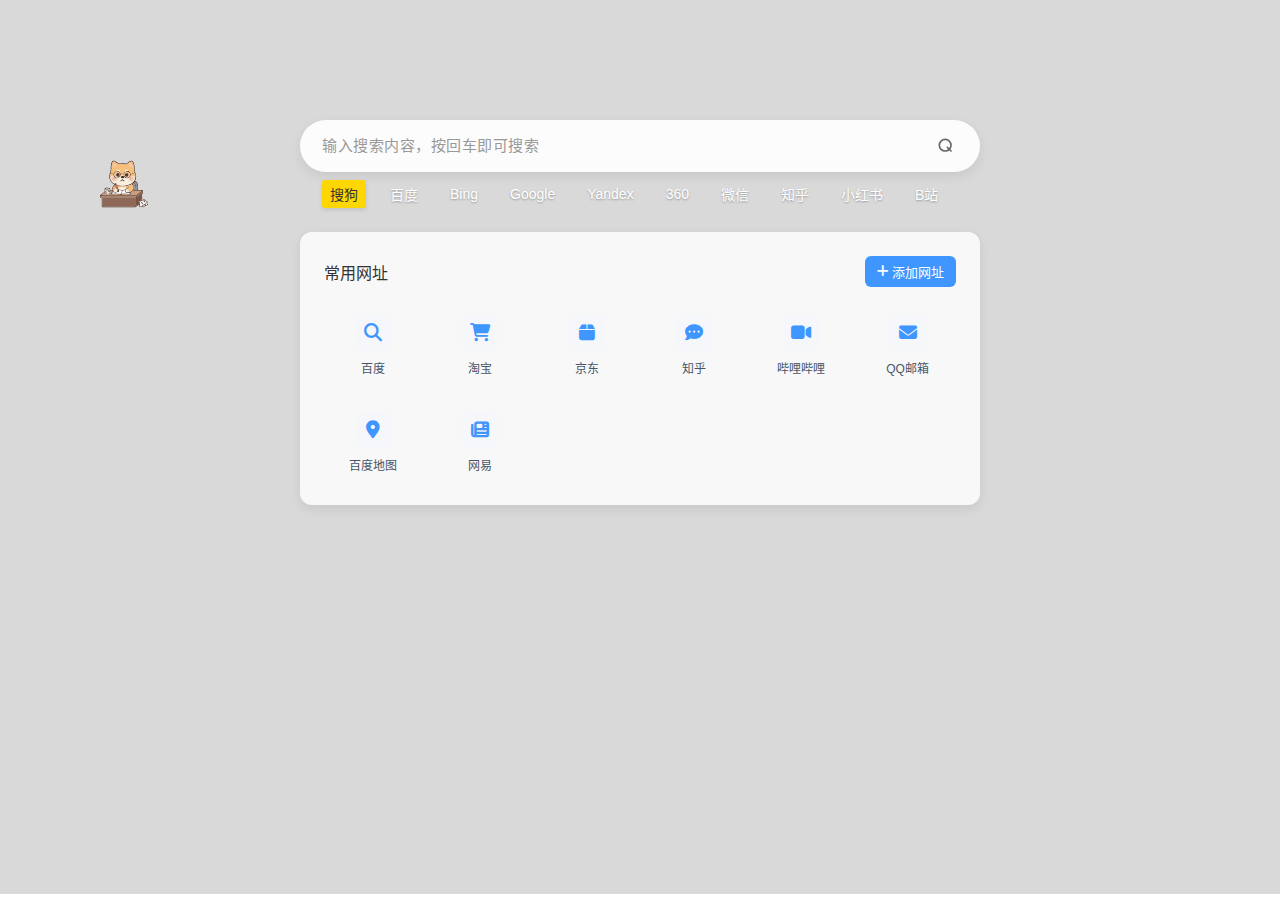
<file: index.html>
<!DOCTYPE html>
<html lang="zh-CN">

<head>
    <meta charset="UTF-8">
    <meta name="viewport" content="width=device-width, initial-scale=1.0">
    <title>start_soso</title>
    <link rel="icon" href="https://cdn-icons-png.flaticon.com/16/599/599305.png" type="image/png">
    <link rel="stylesheet" href="https://cdn.bootcdn.net/ajax/libs/font-awesome/6.4.0/css/all.min.css">
    <link rel="stylesheet" href="./draggable-icon.css">
    <style>
        html,
        body {
            width: 100%;
            height: 100%;
            margin: 0;
        }

        iframe {
            width: 100%;
            height: calc(100% - 6px);
        }
    </style>
</head>

<body>
    <div class="draggable-icon" id="draggableIcon">
        <?xml version="1.0" standalone="no"?>
        <!DOCTYPE svg PUBLIC "-//W3C//DTD SVG 1.1//EN" "http://www.w3.org/Graphics/SVG/1.1/DTD/svg11.dtd"><svg
            t="1766295320313" class="icon" viewBox="0 0 1024 1024" version="1.1" xmlns="http://www.w3.org/2000/svg"
            p-id="2385" width="48" height="48" xmlns:xlink="http://www.w3.org/1999/xlink">
            <path
                d="M256.537054 641.1264c0.017067-4.2752-0.631467-8.721067 0.418133-12.9536 0.8448-3.396267 3.362133-2.107733 3.396267-2.312533l-0.110933 13.277866-3.703467 1.979734z"
                fill="#4F2C23" p-id="2386"></path>
            <path
                d="M725.836254 572.450133c0.068267 0.3328 3.268267 0.674133 3.874133 5.504 2.107733 16.725333-2.244267 33.672533-8.439466 49.0752-1.9712 4.898133-7.611733 6.673067-6.894934 12.1856-0.1024 3.524267 7.7824 1.851733 11.451734 1.92-2.363733 4.650667-9.489067 11.451733 1.877333 11.4432h30.549333c3.6864-0.494933-5.128533-11.195733-5.717333-11.451733 0.768-2.4576 3.601067-5.469867 3.8144-7.6288l11.4432-3.8144c-0.042667 3.805867 0.008533 7.6544-0.008533 11.451733h19.089066c-1.8944 2.594133-6.8864 9.873067-1.902933 11.4432h97.288533l-11.4432-11.451733c14.5408 0.298667 28.0064-1.7664 41.787734 4.002133l0.341333 1.979734c-3.1488 17.877333 3.9936 48.2304-0.631467 64.128-1.8944 6.510933-13.5168 9.847467-14.8736 19.464533-4.5824 32.4864 7.509333 97.723733 0.093867 124.091733-0.059733 0.2048-2.722133 0.034133-3.805867 1.8944l7.492267 2.1248-3.6864 11.246934c-1.9712 0.699733-9.361067 7.441067-15.214933 9.6-13.713067 5.060267-27.9552 9.412267-42.026667 13.303466l15.36 24.695467c1.544533 22.997333-1.749333 44.817067-7.722667 66.858667 12.654933-2.696533 25.250133-6.075733 38.152534-7.6288l43.426133 14.984533c6.9376-4.343467 11.153067-12.142933 17.7152-16.7936 2.568533-1.826133 21.538133-13.038933 22.792533-13.448533 7.3728-2.4064 22.852267-4.974933 32.571734-7.543467 2.884267-0.759467 8.644267 0.750933 5.572266-5.794133-1.365333-2.909867-7.261867-5.956267-9.437866-9.642667-9.796267-16.64-13.073067-26.581333-5.8112-45.6704l-38.161067-22.912-7.6288-15.2576-2.065067-3.643733c-3.694933-0.494933-7.432533-0.494933-11.136 0l-2.065066 3.643733c-2.423467 0.162133-6.050133-0.5888-7.6288 0l-7.6288-7.6288c4.369067-1.9456 7.150933-2.551467 11.4432-3.8144h22.894933c11.281067 6.6048 12.782933 17.245867 22.997333 24.695467 12.885333 9.3952 32.0768 11.613867 41.6256 26.811733l-11.392 22.8096c1.092267 14.370133 23.978667 27.178667 19.1744 43.861333-33.117867 10.436267-67.208533 17.518933-90.0352 45.610667l-6.596266-0.119467c-28.4928-17.450667-53.2736-16.384-84.3264-7.304533-15.104-7.2704 1.450667-45.2096-2.107734-49.527467l-89.659733 57.224534-697.565867-0.708267-9.6512-3.652267-4.343466-12.8256-0.017067-177.399466C-8.474146 821.742933-0.802679 786.090667 2.695987 751.709867l95.675734-72.200534c3.413333-4.9408 1.536-16.401067 1.706666-23.0912l3.925334 7.645867c0.648533 0.896 5.1456-3.1232 7.517866-3.831467-0.1024 15.044267-1.4592 31.470933 1.826134 45.789867h1.988266c23.509333 10.2912 51.396267 16.1536 76.305067 7.6288l7.6288 7.6288c-0.366933 0.162133-0.768 2.210133-2.730667 3.072-24.789333 10.8288-68.113067 5.4528-92.074666-7.458133l-6.306134-22.314667-70.587733 57.224533h742.109867l116.369066-95.377066-177.476266-2.619734c-8.3968 2.568533-14.0032 9.156267-20.923734 14.062934-1.186133-5.538133-5.888-8.260267-11.4432-7.6288 27.118933-19.677867 41.582933-45.969067 38.152534-80.128l3.1744 2.577066 0.648533 8.891734 7.620267-0.0256v-19.072z m53.418667 221.2864c2.3296 2.619733 19.140267-10.9312 22.724266-13.5168 33.032533-23.816533 64.776533-49.92 97.553067-74.146133l1.809067-42.0608c-41.984 29.064533-79.675733 64.750933-120.379734 95.189333l-1.706666 34.5344z m-19.080534 190.779734c5.998933 0.836267 10.282667-3.157333 15.0272-5.956267 23.2704-13.7472 44.117333-33.024 67.191467-47.274667 10.0096-13.994667-23.330133-32.8704-21.1712-40.226133l63.146667-28.4416c2.986667-4.437333 2.3808-25.847467 1.885866-32.785067-0.4864-6.826667-3.84-12.066133-4.1472-18.747733-1.143467-24.721067 1.186133-49.851733 0.1536-74.564267l-87.850666 66.670934-34.235734 15.36v165.973333zM12.261854 767.035733v34.338134h755.6608v-34.338134H12.261854z m736.631467 45.6192H54.314121v179.490134h694.5792V812.654933z"
                fill="#4F2C22" p-id="2387"></path>
            <path d="M54.314121 812.654933h694.5792v179.490134H54.314121z" fill="#8E6957" p-id="2388"></path>
            <path
                d="M199.303987 721.245867c6.237867-2.688 11.7248-7.236267 18.850134-7.867734l0.221866-60.817066 39.697067 0.384 13.5424 17.186133c1.408 5.973333-29.781333 31.914667-35.899733 39.8336-4.9152 6.357333-11.025067 14.395733-9.693867 22.7328 15.0784 3.3792 30.557867-3.310933 43.707733-3.976533 40.328533-2.056533 86.562133-4.8384 125.986134 0.256 12.672 1.6384 35.976533 11.2896 45.892266 11.349333 5.393067 0.034133 13.627733-5.563733 19.857067-6.818133 33.723733-6.801067 67.6608-10.052267 102.144-8.354134l97.365333 11.3664-15.214933-45.713066c16.401067-3.029333 29.0048-13.806933 41.924267-22.954667 6.920533-4.898133 12.5184-11.4944 20.923733-14.062933l177.476267 2.619733L769.714654 751.786667H27.604787l70.587734-57.224534 6.306133 22.314667c23.9616 12.910933 67.285333 18.286933 92.074667 7.458133 1.962667-0.853333 2.363733-2.909867 2.730666-3.072z"
                fill="#C89E7D" p-id="2389"></path>
            <path d="M12.261854 767.035733h755.6608v34.338134H12.261854z" fill="#AE856B" p-id="2390"></path>
            <path
                d="M760.174387 984.516267v-165.973334l34.235734-15.36 87.850666-66.670933c1.024 24.721067-1.297067 49.851733-0.1536 74.564267 0.3072 6.6816 3.6608 11.921067 4.1472 18.747733 0.494933 6.9376 1.109333 28.347733-1.885866 32.785067l-63.146667 28.4416c-2.1504 7.355733 31.1808 26.24 21.1712 40.226133-23.074133 14.250667-43.921067 33.527467-67.191467 47.274667-4.744533 2.807467-9.028267 6.792533-15.0272 5.956266z"
                fill="#7C5340" p-id="2391"></path>
            <path
                d="M779.254921 793.736533l1.706666-34.5344c40.704-30.4384 78.3872-66.116267 120.379734-95.189333l-1.809067 42.0608c-32.768 24.226133-64.520533 50.321067-97.553067 74.146133-3.584 2.5856-20.394667 16.128-22.724266 13.5168z"
                fill="#8C6049" p-id="2392"></path>
            <path
                d="M752.545587 641.1264c0.5888 0.256 9.403733 10.9568 5.717334 11.451733h-30.549334c-11.3664 0-4.2496-6.792533-1.877333-11.4432 6.263467 0.110933 23.5264-1.3824 26.709333 0z"
                fill="#4C2920" p-id="2393"></path>
            <path
                d="M916.607454 847.163733l7.6288 7.6288c-3.029333 1.117867-15.069867 12.100267-19.080533 15.2576-2.210133-0.085333-6.203733-0.503467-7.6288 0l3.6864-11.246933-7.492267-2.1248c1.083733-1.851733 3.746133-1.6896 3.805867-1.8944 6.545067-1.518933 12.962133-4.9152 19.080533-7.6288zM950.945587 843.3408h-22.894933c0.529067-0.1536 1.152-3.498667 9.335467-4.0192 9.429333-0.597333 8.746667 1.2032 13.559466 4.0192z"
                fill="#623E32" p-id="2394"></path>
            <path
                d="M905.164254 870.050133c2.5088 0.1024 5.051733-0.2304 7.552 0.0256l0.0768 11.434667 22.8864-3.831467c8.2432 11.195733 18.594133 26.154667 34.338133 22.8864 4.7104-4.292267-14.4128-19.2-17.237333-22.971733-2.2016-2.935467-1.245867-6.6048-1.834667-7.552h3.8144l38.161067 22.912c-7.261867 19.089067-3.985067 29.0304 5.8112 45.6704 2.167467 3.6864 8.064 6.7328 9.437867 9.642667 3.072 6.545067-2.688 5.034667-5.572267 5.794133-9.728 2.568533-25.198933 5.137067-32.571733 7.543467 3.8144-11.0336 19.054933-24.456533 5.725866-34.312534-12.885333 9.250133-26.837333 16.9728-41.216 23.6288-10.9312 5.060267-32.366933 7.0144-37.000533 18.321067-0.674133 1.6384 0.648533 5.213867-0.042667 7.560533-3.729067 0.5376-7.714133-0.375467-11.400533 0.068267-12.9024 1.553067-25.4976 4.932267-38.152533 7.6288 5.9648-22.0416 9.2672-43.861333 7.722666-66.858667l-15.36-24.695466c14.071467-3.8912 28.3136-8.2432 42.026667-13.303467 5.853867-2.158933 13.2352-8.900267 15.214933-9.6 1.4336-0.503467 5.4272-0.085333 7.6288 0z m3.831467 64.8704c9.4464 1.109333 14.933333-7.918933 9.693866-15.445333-0.938667-1.348267-22.877867-16.443733-26.820266-18.961067-4.7872-3.063467-6.6816-5.1712-13.405867-3.754666l0.5888 14.865066 6.4256 0.7936 6.3488 18.6624 5.6064-0.0768 0.170667-7.492266 5.640533-0.042667 5.76 11.4432z"
                fill="#F8F9F8" p-id="2395"></path>
            <path
                d="M970.026121 961.621333c-1.2544 0.4096-20.224 11.630933-22.792534 13.448534-6.562133 4.6592-10.786133 12.458667-17.7152 16.7936l-43.426133-14.984534c3.694933-0.443733 7.671467 0.4608 11.400533-0.068266 0.6912-2.346667-0.631467-5.922133 0.042667-7.560534 7.68 8.3456 0.093867 7.816533 10.24 4.573867 13.226667-4.224 26.658133-8.635733 39.432533-14.045867 5.5296-2.346667 13.243733-8.337067 17.109334-9.6 4.1728-1.365333-1.211733 11.579733 5.717333 11.4432z"
                fill="#F2F0EF" p-id="2396"></path>
            <path
                d="M931.865054 854.792533c5.034667-0.341333 10.2144 0.221867 15.2576 0l7.6288 15.2576h-3.8144c-3.712-5.981867-9.1648-13.713067-17.160533-11.434666-10.990933 3.1232-2.3296 13.3376 1.8944 19.072l-22.8864 3.831466-0.0768-11.434666c-2.500267-0.264533-5.051733 0.068267-7.552-0.0256 4.010667-3.157333 16.0512-14.139733 19.080533-15.2576 1.578667-0.5888 5.205333 0.162133 7.6288 0z"
                fill="#D2C9C1" p-id="2397"></path>
            <path
                d="M947.131187 854.792533c-5.051733 0.221867-10.222933-0.341333-15.2576 0l2.065067-3.643733c3.703467-0.494933 7.441067-0.494933 11.136 0l2.065067 3.643733z"
                fill="#623E32" p-id="2398"></path>
            <path
                d="M970.026121 961.621333c-6.929067 0.136533-1.544533-12.808533-5.717334-11.4432-3.8656 1.262933-11.5712 7.253333-17.109333 9.6-12.7744 5.410133-26.197333 9.821867-39.432533 14.045867-10.146133 3.242667-2.56 3.771733-10.24-4.573867 4.642133-11.306667 26.069333-13.2608 37.000533-18.321066 14.378667-6.656 28.330667-14.378667 41.216-23.6288 13.320533 9.864533-1.911467 23.278933-5.725867 34.312533z"
                fill="#56342B" p-id="2399"></path>
            <path
                d="M908.995721 934.920533l-5.76-11.4432-5.640534 0.042667-0.170666 7.492267-5.6064 0.0768-6.3488-18.6624-6.4256-0.7936-0.5888-14.865067c6.7328-1.425067 8.618667 0.6912 13.405866 3.754667 3.9424 2.517333 25.8816 17.6128 26.820267 18.961066 5.239467 7.517867-0.247467 16.546133-9.693867 15.445334z"
                fill="#583A32" p-id="2400"></path>
            <path
                d="M950.945587 870.050133c0.5888 0.9472-0.366933 4.608 1.834667 7.552 2.833067 3.771733 21.947733 18.679467 17.237333 22.971734-15.735467 3.268267-26.094933-11.6992-34.338133-22.8864-4.224-5.7344-12.893867-15.940267-1.8944-19.072 7.995733-2.2784 13.448533 5.4528 17.160533 11.434666z"
                fill="#513027" p-id="2401"></path>
            <path
                d="M763.988787 309.179733l-5.725866-3.7888-5.504 5.998934-0.221867 5.418666c-0.0512-0.2816-2.7904-0.861867-3.1232-2.730666-1.399467-8.029867-2.449067-33.092267-13.525333-31.266134l-75.042134 28.151467-3.1488 4.48c-2.013867 6.8864-2.304 18.141867-4.369066 24.2432-2.261333 6.690133-6.8864 12.074667-10.888534 17.7408l-0.554666 5.1456c-5.512533-0.554667-12.945067 13.824-15.2576 15.2576-0.7424 0.4608-14.4384 7.3216-15.2576 7.6288-15.837867 6.033067-32.9472 3.3536-49.604267 3.8144-14.72-5.8368-28.6464-11.076267-40.064-22.877867-15.488 28.6976-53.495467 37.1968-74.496 9.617067-9.1904-12.074667-9.4208-21.9904 5.009067-29.5168 18.602667-9.710933 37.725867-9.0368 56.123733 0.810667 2.090667-2.3296-6.2976-18.235733-7.620267-22.894934-0.878933-3.106133 0.938667-8.516267-0.401066-12.868266-4.241067-13.764267-44.765867-12.177067-56.277334-5.6576-5.802667 8.277333-2.722133 18.747733-4.369066 26.154666-6.4256 29.013333-35.131733 48.375467-61.047467 57.233067-10.5728-0.6656-21.922133 1.0496-32.341333-0.0768-2.013867-0.213333-16.452267-3.3792-17.2544-3.746133-1.6128-0.733867-24.226133-20.1216-26.709334-22.894934-2.3808-2.6624-2.696533-9.480533-7.6288-11.4432l-3.8144-7.6288c-0.324267-2.449067 0.494933-5.4272 0-7.6288-1.826133-8.192-4.753067-15.633067-4.206933-24.405333l-58.717867-25.207467c-4.462933 2.619733-4.3776 5.6576-5.700266 9.6-6.946133 20.642133-10.077867 62.498133-7.739734 84.104534 0.503467 4.6336 3.8144 5.179733 3.874134 5.512533 7.1168 38.6304 16.759467 60.714667 45.781333 87.7568 5.802667 5.410133 41.079467 35.7888 45.738667 30.498133-0.682667-4.317867 1.450667-5.239467 3.8656-7.611733 0.401067 5.213867 6.058667 8.661333 7.6288 11.4432 3.0976 5.486933-0.682667 13.218133 13.346133 11.451733l1.911467-11.451733c4.923733 4.829867 6.724267 9.984 15.249066 11.4432v-7.6288c1.152 2.432 6.2464 4.992 3.822934 11.4432l-7.637334-0.017067v11.460267l-15.2576-3.8144c0.017067 4.232533-0.520533 8.567467 0.571734 12.7744 2.491733 9.608533 17.501867 45.218133 22.843733 53.461333 8.891733 13.713067 27.588267 23.739733 26.180267 44.424534 6.101333 0.375467 8.763733 1.7152 7.714133-5.802667-1.169067-8.405333-11.229867-23.2192-15.351467-32.366933 3.626667-0.469333 8.132267 0.6912 11.4432 0 1.3056-0.273067 2.816 0.384 3.8144 0l13.738667 26.325333c21.137067-0.008533 42.410667 3.882667 62.737067 9.736533 10.410667 3.003733 4.778667 6.894933 18.909866 2.090667l0.418134 9.079467 3.396266 2.372266-22.894933 38.152534-2.030933-3.8144-9.4208 3.8144c3.336533-7.432533 13.713067-28.8768 9.685333-34.491734-5.333333-7.4496-43.1104-13.329067-53.307733-11.451733-6.920533 0.896-6.280533 41.1136-9.8048 49.7664L376.677854 679.253333c-22.3488 22.340267-43.989333 27.6736-73.489067 16.0768-2.8416-1.117867-4.036267-4.334933-4.727466-4.650666 0.9472-5.888-1.169067-10.299733-3.8144-15.2576 2.304 0.477867 6.007467-0.708267 7.6288 0 0.768 0.3328 3.063467 4.164267 7.3984 5.828266 56.900267 21.845333 82.0992-40.567467 42.112-68.6848-5.922133-4.164267-11.485867-3.8912-15.172267-5.828266-6.621867-3.464533-10.3168-9.326933-11.400533-16.9728l11.392-7.808-20.9664-43.8784c-19.319467 24.055467-43.776 59.4432-43.8784 91.554133l-11.4432-7.6288c0.878933-4.693333-0.520533-10.4448 0.733866-16.4096 5.623467-26.589867 30.3616-61.3376 48.8448-80.887467-50.363733-28.8-90.6496-64.827733-106.0096-122.897066-10.4192-39.3728-2.568533-88.9344 7.620267-128.128 6.647467-25.565867 20.232533-45.3888 18.210133-73.216-2.167467-29.755733-1.314133-64.810667 3.968-95.377067 3.7888-21.922133 17.322667-69.768533 36.6592-81.621333 15.035733-9.216 27.511467-8.337067 43.528534-2.5344 33.527467 12.1344 59.758933 37.504 89.4464 55.552 31.744-2.602667 63.214933-9.728 95.633066-7.8848 14.711467 0.836267 34.679467 6.161067 49.501867 7.7056 24.5504 2.568533 29.636267-11.776 47.7952-24.541867 35.319467-24.832 85.316267-56.763733 113.698133-7.202133 14.421333 25.198933 25.429333 73.326933 27.477334 102.2464 1.621333 23.005867-3.003733 50.3552-0.1024 72.593066 3.2 24.5248 20.736 60.501333 26.641066 89.728z m-164.061866-72.490666c22.587733 3.985067 53.034667 37.307733 53.418666 61.056l72.533334-24.772267 11.3408-7.893333c-22.272-37.0176-12.2368-74.666667-15.035734-114.4064-1.621333-22.971733-11.392-68.445867-21.0688-89.582934-3.9168-8.5504-10.9568-17.655467-17.143466-24.823466-20.113067-10.3936-55.236267 11.639467-72.507734 23.0912-14.9504 9.9072-30.3616 24.3712-44.416 35.84-33.902933-7.6544-71.338667-13.1072-106.308266-11.050667-3.848533 0.221867-7.645867 3.336533-11.605334 3.6608-18.730667 1.536-37.896533 2.619733-56.6784 3.413333-19.720533-16.682667-75.076267-60.433067-99.712-60.637866-18.235733-0.145067-30.728533 30.097067-35.421866 44.740266-17.365333 54.229333-5.700267 97.348267-12.296534 147.950934-1.134933 8.695467-18.850133 48.529067-15.214933 51.575466l61.056 19.089067c6.912-39.202133 44.689067-63.616 83.9424-57.2416 14.7712 4.334933 29.696 7.850667 41.966933 19.080533 11.3152 10.350933 14.677333 26.6752 24.738134 37.802667 11.528533-6.877867 25.130667-8.669867 38.3744-7.424 10.5984 0.9984 15.0528 6.801067 24.635733 7.773867 2.926933-18.6112 14.993067-35.498667 30.532267-45.789867 17.698133-11.716267 44.040533-15.121067 64.861866-11.4432zM309.947187 343.517867c4.317867 8.490667 7.227733 14.907733 15.368534 20.881066 26.8544 19.712 50.107733 15.223467 76.202666-1.800533 11.5456-7.534933 17.698133-16.392533 22.084267-29.431467 10.5728-31.445333-5.1712-63.880533-34.645333-78.225066-6.075733-2.961067-9.642667-1.860267-14.148267-2.9952-0.324267-0.085333-0.733867-2.8928-2.551467-3.234134l-6.8864-0.896c-50.926933 4.2496-78.737067 49.8688-55.424 95.709867z m236.561067-83.9424c-28.962133 20.334933-39.3728 47.351467-22.894933 80.128 0.631467 1.2544-0.298667 4.471467 1.834666 7.534933 17.595733 25.233067 46.882133 32.9728 75.767467 26.1888 9.6-2.2528 15.5136-8.721067 21.597867-14.6432 21.384533-20.804267 27.869867-54.2464 9.437866-80.0256-11.767467-16.4608-30.839467-29.9008-51.413333-30.626133-14.737067-0.520533-23.082667 3.541333-34.338133 11.4432zM390.066654 667.8272v-11.434667h-3.797333v11.434667h3.797333z"
                fill="#4F2C23" p-id="2402"></path>
            <path
                d="M577.031987 618.231467c-3.6864 2.551467-17.792 7.936-22.0928 12.245333s-12.9024 25.079467-12.433066 31.530667c0.725333 10.094933 15.419733 23.6032 24.9088 24.9856 17.5104 2.551467 38.7328-0.512 55.406933-3.899734 20.4544-4.155733 36.420267-10.564267 53.418667-22.894933 5.5552-0.631467 10.257067 2.090667 11.4432 7.6288-12.919467 9.147733-25.5232 19.933867-41.924267 22.954667l15.214933 45.713066-97.365333-11.3664c-34.474667-1.698133-68.420267 1.553067-102.144 8.354134-6.229333 1.2544-14.464 6.843733-19.857067 6.818133-9.915733-0.059733-33.220267-9.710933-45.892266-11.349333-39.424-5.085867-85.666133-2.304-125.986134-0.256-13.149867 0.6656-28.629333 7.355733-43.707733 3.976533-1.3312-8.328533 4.778667-16.375467 9.693867-22.7328 6.126933-7.918933 37.307733-33.860267 35.899733-39.8336l-13.5424-17.186133-39.697067-0.384-0.221866 60.817066c-7.125333 0.631467-12.612267 5.179733-18.850134 7.867734l-7.6288-7.6288c15.428267-5.2736 20.5568-13.149867 10.965334-28.142934-5.546667-8.669867-12.740267-8.6016-20.642134-2.517333-3.293867 2.5344-5.981867 9.275733-11.298133 7.7568-13.755733-3.933867 2.4832-17.373867 5.7088-22.8864h26.717867l-0.008534-41.966933c-22.2464 7.210667-43.246933 9.147733-66.730666 7.560533-4.078933-0.273067-8.260267-3.2-13.3888-3.746133l-1.9712-3.754667-3.754667-0.196267-3.754667 0.196267-1.9712 3.754667c-0.0512 10.1376 0.068267 20.386133 0 30.523733-2.3808 0.708267-6.877867 4.727467-7.517866 3.831467l-3.925334-7.645867c0.315733-12.484267-2.466133-37.563733 0.392534-47.300267 0.887467-3.029333 3.319467-4.181333 5.751466-5.691733 18.824533-11.665067 91.374933-13.371733 106.4448 3.345067 7.7056 8.541867 3.669333 15.086933 1.621334 24.814933 0.699733 15.872 30.3872 7.773867 42.222933 9.5744l3.703467-1.979733 0.110933-13.277867c0.213333-1.237333-0.2304-2.5856 0-3.8144l11.4432 7.6288c-0.0768 25.070933 14.301867 29.678933 22.894933 45.781333 2.645333 4.957867 4.7616 9.3696 3.8144 15.2576-4.7616-2.193067-12.893867-1.8944-17.1776-7.6032l-32.418133 34.295467c38.638933-1.365333 77.320533-6.1952 116.5312-3.976533 6.1184 0.349867 10.487467 3.473067 15.172267 3.899733 19.618133 1.8176 37.2992 0.384 56.942933 7.825067l2.0992-0.128c1.621333-10.496 6.237867-19.9936 10.760533-29.4656 1.339733-2.798933 4.258133-4.266667 4.522667-4.864l9.4208-3.8144 2.030933 3.8144-11.4432 30.5152c1.6384 1.570133 36.386133-7.236267 43.707734-7.790934 47.112533-3.566933 96.785067 3.1744 143.249066 7.790934l-13.713066-22.7072c-28.475733 5.2992-75.528533 11.4176-92.637867-17.834667-7.441067-12.7232-7.68-21.9392-4.309333-35.754667l-41.966934 7.6288-3.396266-2.372266-0.418134-9.079467c20.4032-6.9376 45.482667-4.437333 57.3952-17.1264 7.808-8.32 11.4176-13.576533 22.7328-21.026133 0.785067-0.512 4.352 0.1024 7.424-1.954134 15.505067-10.385067 27.4944-20.155733 30.7456-40.0128l9.608534 3.7376c11.221333 17.757867-23.483733 44.629333-36.3264 53.504z m-452.130133 0h61.047467c0.6144 0 11.0592-4.155733 9.531733-7.620267-24.584533-6.8608-51.5072-4.7872-76.305067 0l5.725867 7.620267z"
                fill="#4C2920" p-id="2403"></path>
            <path
                d="M763.988787 309.179733c8.260267 40.849067 8.994133 74.769067-5.5808 114.602667-1.646933 4.488533-14.677333 25.642667-13.499733 26.555733 40.6272 9.608533 61.7728 50.1248 65.032533 89.514667 2.6624 32.136533-0.384 69.393067-3.985066 101.2736 21.563733 0.3328 43.306667-0.443733 64.8704 0l11.4432 11.4432H784.980787c-4.983467-1.5616 0-8.840533 1.902934-11.4432 11.682133-16.034133 5.691733-13.806933 7.7056-32.349867 3.106133-28.552533 4.906667-51.1488-0.128-80.1536-5.4784-31.5648-26.350933-60.100267-58.752-66.679466l-10.001067 16.9216c8.797867 4.923733 18.884267 12.8256 24.823467 21.188266 18.218667 25.617067 23.0912 77.602133 21.009066 108.552534-0.418133 6.2208-3.6352 11.810133-3.7376 21.0688l-11.4432 3.8144c3.6608-37.691733 3.6096-115.5328-30.634666-139.153067-17.877333-12.330667-21.435733-1.4336-33.8432 11.2896 17.655467 23.031467 27.810133 38.237867 33.954133 66.816v19.072l-7.6288 0.0256-0.648533-8.891733-3.1744-2.577067c-2.363733-23.509333-18.9184-54.382933-40.029867-65.058133-22.237867 9.565867-43.4432 21.7344-66.722133 28.9024-26.948267 8.2944-55.108267 11.374933-82.193067 17.006933h-83.7888l-74.4704-15.1808 19.072 57.224533c-3.310933 0.6912-7.816533-0.469333-11.4432 0-9.890133-21.947733-21.981867-45.585067-26.709333-68.676266v-11.460267l7.6288 0.017067c7.099733 5.7344 13.320533 7.9104 21.9392 10.496 97.5616 29.294933 250.0864 12.561067 325.2736-60.091734 36.898133-35.6608 43.229867-52.5312 49.604266-103.0144 0.042667-0.341333 2.909867-0.938667 3.1744-2.6368 1.186133-7.637333-1.723733-42.0096-3.1744-50.781866l0.221867-5.418667 5.504-5.998933 5.725867 3.7888z"
                fill="#4C2920" p-id="2404"></path>
            <path
                d="M714.384521 580.078933c3.4304 34.158933-11.0336 60.450133-38.152534 80.128-16.9984 12.330667-32.964267 18.7392-53.418666 22.894934-3.874133-17.937067-15.735467-44.245333-30.6176-55.227734-4.906667-3.618133-12.484267-3.908267-15.163734-9.634133 12.842667-8.874667 47.547733-35.746133 36.3264-53.504l-9.608533-3.7376c-3.2512 19.857067-15.240533 29.627733-30.7456 40.0128-3.072 2.065067-6.638933 1.442133-7.424 1.954133 0.913067-8.507733-11.639467-15.368533-17.723733-18.525866-34.628267-17.9456-97.399467-16.9984-132.1984 0.2304-7.799467 3.8656-20.5824 16.392533-25.582934 18.286933-0.9984 0.384-2.5088-0.273067-3.8144 0l-19.072-57.224533 74.4704 15.1808h83.7888c27.0848-5.632 55.253333-8.712533 82.193067-17.006934 23.278933-7.168 44.484267-19.336533 66.722133-28.9024 21.111467 10.6752 37.666133 41.5488 40.029867 65.058134z"
                fill="#F4BD79" p-id="2405"></path>
            <path
                d="M786.883721 641.1264h-19.089067c0.017067-3.7888-0.034133-7.637333 0.008533-11.4432 0.1024-9.258667 3.319467-14.856533 3.7376-21.0688 2.082133-30.958933-2.7904-82.935467-21.009066-108.552533-5.9392-8.354133-16.0256-16.256-24.823467-21.188267l10.001067-16.9216c32.401067 6.5792 53.2736 35.114667 58.752 66.679467 5.034667 29.0048 3.234133 51.601067 0.128 80.1536-2.013867 18.551467 3.968 16.315733-7.7056 32.349866z"
                fill="#918D90" p-id="2406"></path>
            <path
                d="M756.359987 633.4976c-0.213333 2.167467-3.0464 5.179733-3.8144 7.6288-3.182933-1.3824-20.445867 0.110933-26.709333 0-3.677867-0.068267-11.554133 1.6128-11.451733-1.92-0.7168-5.512533 4.923733-7.287467 6.894933-12.1856 6.1952-15.402667 10.5472-32.3584 8.439467-49.0752-0.605867-4.829867-3.805867-5.1712-3.874134-5.504-6.144-28.578133-16.298667-43.784533-33.954133-66.816 12.416-12.7232 15.9744-23.6288 33.8432-11.2896 34.235733 23.620267 34.295467 101.469867 30.634667 139.153067z"
                fill="#959093" p-id="2407"></path>
            <path
                d="M374.809054 236.689067c-39.253333-6.3744-77.0304 18.048-83.9424 57.2416l-61.056-19.089067c-3.643733-3.0464 14.08-42.88 15.214933-51.575467 6.6048-50.602667-5.0688-93.7216 12.296534-147.950933 4.6848-14.6432 17.1776-44.885333 35.421866-44.740267 24.635733 0.2048 80 43.9552 99.712 60.637867 18.781867-0.7936 37.947733-1.877333 56.6784-3.413333 3.959467-0.324267 7.748267-3.4304 11.605334-3.6608 34.961067-2.056533 72.3968 3.396267 106.308266 11.050666 14.0544-11.460267 29.4656-25.924267 44.416-35.84 17.271467-11.451733 52.394667-33.493333 72.507734-23.0912 6.186667 7.168 13.2352 16.273067 17.143466 24.823467 9.6768 21.137067 19.447467 66.6112 21.0688 89.582933 2.798933 39.739733-7.236267 77.3888 15.035734 114.4064l-11.3408 7.893334-72.533334 24.772266c-0.384-23.748267-30.830933-57.070933-53.418666-61.056 4.1472-15.5648-14.830933-31.709867-28.475734-30.660266-6.442667 0.494933-30.2848 10.5728-34.5088 15.377066-4.5312 5.154133-10.350933 21.896533-1.885866 26.7264-15.5392 10.2912-27.605333 27.170133-30.532267 45.789867-9.582933-0.981333-14.037333-6.775467-24.635733-7.773867-13.243733-1.245867-26.845867 0.546133-38.3744 7.424-10.0608-11.136-13.422933-27.460267-24.738134-37.802666 32.068267-35.6608-19.7376-61.909333-52.864-45.2352l-4.386133 22.331733c7.697067-3.1488 13.0304 3.157333 15.2832 3.822933z m-99.191467-68.6848c6.545067 1.578667 7.586133-2.500267 11.4432-5.717334 11.1616-9.301333 22.656-21.691733 34.500267-30.3616 5.111467-3.7376 30.378667-17.024 30.336-19.234133-7.3472-14.4896-38.613333-44.578133-54.877867-39.697067-20.258133 6.084267-23.466667 76.3904-21.4016 95.010134z m412.0576 0c0.068267-26.939733 2.269867-58.1888-10.632533-82.833067-14.754133-28.1856-42.999467 2.850133-56.132267 17.9712-2.594133 2.986667-6.8864 4.693333-5.725866 9.514667 0.6656 2.372267 34.090667 23.594667 40.132266 28.5696 7.296 5.998933 13.533867 14.9248 20.906667 21.060266 3.857067 3.208533 4.898133 7.296 11.4432 5.717334z"
                fill="#F6C07B" p-id="2408"></path>
            <path
                d="M500.718387 324.445867c1.322667 4.6592 9.710933 20.5568 7.620267 22.894933-18.397867-9.838933-37.521067-10.5216-56.123733-0.810667-14.429867 7.5264-14.199467 17.442133-5.009067 29.5168 21.000533 27.579733 59.008 19.080533 74.496-9.617066 11.4176 11.8016 25.344 17.041067 40.064 22.877866 0.315733 0.128 0.196267 3.259733 5.461333 3.925334 7.867733 0.989867 16.964267-0.8704 25.070934-0.1024 1.143467 1.015467-3.797333 5.034667-3.242667 8.9344 1.211733 8.576 24.192 42.043733 31.786667 48.3584 15.650133 13.021867 31.3856 11.7248 49.723733 18.952533l32.375467 3.8656C627.762654 545.8944 475.237854 562.6368 377.667721 533.333333c-8.618667-2.5856-14.830933-4.7616-21.9392-10.496 2.423467-6.4512-2.670933-9.0112-3.8144-11.4432-4.608-9.796267-2.8672-18.696533-17.877334-22.468266-6.613333-1.186133-16.042667 3.037867-20.283733 7.202133-2.414933 2.372267-4.539733 3.285333-3.8656 7.611733-4.6592 5.282133-39.936-25.096533-45.738667-30.498133 13.883733-13.0048 34.756267-4.701867 50.884267-8.251733 13.201067-2.909867 32.349867-17.339733 42.5216-26.2656 2.935467-2.577067 7.560533-2.935467 8.900267-4.3264 0.648533-0.674133 7.3216-15.2576 7.739733-17.058134 3.293867-14.1312-0.674133-16.5632-10.8544-24.2176 9.634133-0.657067 9.335467-1.792 15.2576-3.8144 25.915733-8.8576 54.621867-28.2112 61.047467-57.233066 20.113067-5.188267 40.106667-9.352533 61.047466-7.6288z m-27.946666 91.989333l-40.584534 24.5248 5.6064 13.2096 38.126934-22.109867c5.7088 0 23.893333 17.476267 32.264533 20.369067 7.0656 2.440533 6.997333 1.262933 11.605333-4.002133 1.041067-6.971733-0.384-9.335467-6.178133-12.8768-8.610133-5.256533-32.750933-20.6848-40.832-19.114667z"
                fill="#F9EFDE" p-id="2409"></path>
            <path
                d="M565.588787 602.973867c-11.3152 7.458133-14.916267 12.706133-22.7328 21.026133-11.912533 12.689067-36.992 10.180267-57.3952 17.1264-14.1312 4.804267-8.4992 0.913067-18.909866-2.090667-20.3264-5.8624-41.6-9.7536-62.737067-9.736533l-13.738667-26.325333c5.000533-1.902933 17.783467-14.429867 25.582934-18.286934 34.798933-17.237333 97.570133-18.184533 132.1984-0.2304 6.084267 3.1488 18.6368 10.018133 17.723733 18.525867z"
                fill="#F7EFDF" p-id="2410"></path>
            <path
                d="M752.545587 370.2272c-6.3744 50.4832-12.706133 67.362133-49.604266 103.0144l-32.375467-3.8656c-18.338133-7.227733-34.0736-5.9392-49.723733-18.952533-7.586133-6.314667-30.574933-39.7824-31.786667-48.3584-0.554667-3.908267 4.386133-7.918933 3.242667-8.9344-8.098133-0.768-17.2032 1.083733-25.070934 0.1024-5.265067-0.657067-5.1456-3.797333-5.461333-3.925334 16.657067-0.4608 33.7664 2.210133 49.604267-3.8144 5.410133 2.525867-1.2032 8.968533 0.4608 16.554667 1.749333 7.970133 26.641067 39.031467 33.774933 42.683733l35.771733 5.085867c35.618133-9.2928 54.272-61.7472 29.320534-89.258667-5.0688-5.589333-12.6464-7.569067-18.978134-11.562666-5.623467-3.5584-13.738667-5.0176-11.682133-13.098667 20.027733-1.169067 35.191467-1.4848 51.584 11.374933 8.763733 6.877867 12.16 17.237333 20.9152 22.9632z"
                fill="#F9E4CD" p-id="2411"></path>
            <path
                d="M454.937054 690.722133c-0.264533 0.597333-3.191467 2.065067-4.522667 4.864-4.522667 9.472-9.1392 18.9696-10.760533 29.4656l-2.0992 0.128c-19.6352-7.432533-37.3248-6.007467-56.942933-7.825066-4.6848-0.4352-9.0624-3.5584-15.172267-3.899734-39.210667-2.218667-77.892267 2.602667-116.5312 3.976534l32.418133-34.295467c4.292267 5.700267 12.416 5.410133 17.1776 7.6032 0.6912 0.315733 1.885867 3.5328 4.727467 4.650667 29.499733 11.5968 51.140267 6.263467 73.489067-16.0768l24.797866 15.249066c3.524267-8.644267 2.884267-48.8704 9.8048-49.7664 10.197333-1.877333 47.965867 4.002133 53.307734 11.451734 4.0192 5.614933-6.3488 27.0592-9.685334 34.491733z"
                fill="#FAFBFB" p-id="2412"></path>
            <path
                d="M622.813321 358.784l-21.051734 3.746133c-10.743467-0.699733-23.424 1.706667-33.681066-0.4864-1.8944-0.401067-2.2016-3.165867-2.500267-3.259733 42.990933 3.729067 53.589333-61.9008 16.452267-75.579733-21.290667-7.842133-46.737067 5.7856-50.176 28.654933-0.682667 4.548267 1.4848 20.053333 3.2 24.029867l-9.079467 0.418133-2.372267 3.396267c-16.477867-32.776533-6.0672-59.784533 22.894934-80.128 11.1872 10.453333 28.245333-0.904533 40.0384-3.831467l-5.691734-7.611733c20.565333 0.725333 39.645867 14.165333 51.413334 30.626133 18.432 25.7792 11.946667 59.221333-9.437867 80.0256z"
                fill="#F5C487" p-id="2413"></path>
            <path
                d="M489.275187 652.5696l41.966934-7.6288c-3.370667 13.815467-3.131733 23.031467 4.309333 35.754667 17.109333 29.252267 64.162133 23.133867 92.637867 17.834666l13.713066 22.7072c-46.464-4.608-96.136533-11.349333-143.249066-7.790933-7.3216 0.554667-42.069333 9.361067-43.707734 7.790933l11.4432-30.5152 22.894934-38.152533z"
                fill="#FAFBFA" p-id="2414"></path>
            <path
                d="M290.875187 335.889067c0.494933 2.2016-0.324267 5.188267 0 7.6288l-23.0912 1.706666c-6.903467 13.576533-19.208533 19.5328-21.9392 35.293867-2.3552 13.6448-2.107733 38.843733 5.009067 50.722133 10.026667 16.7424 42.513067 22.4 60.3904 18.491734 16.085333-3.515733 55.773867-36.701867 40.686933-56.610134 3.797333-0.128 7.662933 0.256 11.4432 0 10.180267 7.6544 14.148267 10.0864 10.8544 24.2176-0.418133 1.809067-7.0912 16.384-7.739733 17.058134-1.339733 1.390933-5.973333 1.749333-8.900267 4.3264-10.171733 8.925867-29.320533 23.364267-42.5216 26.2656-16.128 3.549867-37.009067-4.753067-50.884266 8.251733-29.021867-27.0336-38.664533-49.1264-45.781334-87.7568-2.884267-39.0144 40.337067-52.9152 72.490667-49.604267z"
                fill="#F9E4D0" p-id="2415"></path>
            <path
                d="M374.809054 251.946667l-13.3632 3.8144c11.1616 5.930667 20.437333 7.1424 31.240533 14.549333 6.101333 4.181333 11.485867 3.5328 5.009067 12.16-0.776533-0.3328-15.675733-3.2256-16.520533-3.157333-19.694933 1.5872-38.5024 23.5008-37.085867 43.1104 0.375467 5.248 11.460267 25.2416 15.445333 28.7232l-11.4432 7.6288c-12.091733-6.084267-24.533333-12.202667-36.266666-19.0464l-1.8944 3.7888c-23.313067-45.832533 4.497067-91.460267 55.424-95.709867l6.8864 0.896c1.8176 0.349867 2.235733 3.157333 2.551466 3.234133z"
                fill="#F4C07F" p-id="2416"></path>
            <path
                d="M680.046387 335.889067c-2.056533 8.081067 6.058667 9.540267 11.682134 13.098666 6.331733 4.002133 13.909333 5.973333 18.978133 11.562667 24.942933 27.511467 6.2976 79.965867-29.320533 89.258667l-35.771734-5.085867c-7.1424-3.6608-32.0256-34.7136-33.774933-42.683733-1.664-7.5776 4.9408-14.0288-0.4608-16.554667 0.8192-0.315733 14.5152-7.168 15.2576-7.6288 6.4 6.4 4.821333 18.619733 9.565867 26.6752 2.141867 3.643733 28.066133 25.506133 30.890666 26.359467 13.2352 3.9936 30.267733-15.812267 32.017067-28.228267 2.542933-18.0224-4.565333-24.891733-11.9808-39.509333l-24.251733-8.311467c-7.8336 0.017067-16.008533 10.282667-19.003734 10.453333-1.143467 0.059733-1.6896-2.6624-1.9712-2.696533l0.554667-5.1456c4.002133-5.666133 8.6272-11.0592 10.888533-17.7408 9.591467 1.1008 17.092267-3.2512 26.709334-3.8144z"
                fill="#F8D0B5" p-id="2417"></path>
            <path
                d="M271.794654 629.674667c0.1024-32.110933 24.558933-67.498667 43.8784-91.554134l20.9664 43.8784-11.392 7.808c1.092267 7.645867 4.7872 13.508267 11.400533 16.9728-10.129067 8.132267-20.514133 17.143467-25.915733 29.4144-6.144 13.969067-2.167467 26.410667-8.4224 39.2704-1.629867-0.708267-5.3248 0.477867-7.6288 0-8.593067-16.110933-22.971733-20.718933-22.894933-45.781333z"
                fill="#F4BA75" p-id="2418"></path>
            <path
                d="M752.545587 316.808533c1.450667 8.772267 4.360533 43.144533 3.1744 50.781867-0.264533 1.698133-3.131733 2.295467-3.1744 2.6368-8.746667-5.7344-12.142933-16.085333-20.9152-22.9632-16.392533-12.859733-31.556267-12.535467-51.584-11.374933-9.617067 0.5632-17.109333 4.9152-26.709333 3.8144 2.065067-6.101333 2.3552-17.3568 4.369067-24.2432l3.1488-4.48 75.042133-28.151467c11.076267-1.834667 12.125867 23.227733 13.525333 31.266133 0.324267 1.8688 3.072 2.440533 3.1232 2.730667z"
                fill="#F2BD7B" p-id="2419"></path>
            <path
                d="M302.318387 675.464533c6.263467-12.859733 2.2784-25.2928 8.4224-39.2704 5.393067-12.270933 15.786667-21.2736 25.915734-29.4144 3.6864 1.928533 9.250133 1.664 15.172266 5.828267 39.978667 28.117333 14.788267 90.530133-42.112 68.6848-4.334933-1.664-6.621867-5.495467-7.3984-5.828267z"
                fill="#F6EDDC" p-id="2420"></path>
            <path
                d="M641.893854 362.5984c0.2816 0.0256 0.827733 2.756267 1.9712 2.696533 2.9952-0.162133 11.178667-10.436267 19.003733-10.453333l24.251734 8.311467c7.415467 14.6176 14.523733 21.486933 11.9808 39.509333-1.757867 12.416-18.781867 32.221867-32.017067 28.228267-2.824533-0.853333-28.7488-22.715733-30.890667-26.359467-4.744533-8.064-3.1744-20.283733-9.565866-26.6752 2.321067-1.442133 9.7536-15.812267 15.2576-15.2576z"
                fill="#F7B89B" p-id="2421"></path>
            <path
                d="M290.875187 335.889067c-32.162133-3.310933-75.383467 10.589867-72.490666 49.604266-0.059733-0.3328-3.370667-0.878933-3.874134-5.512533-2.338133-21.6064 0.7936-63.453867 7.739734-84.104533 1.3312-3.950933 1.237333-6.980267 5.700266-9.6l58.717867 25.207466c-0.546133 8.772267 2.3808 16.213333 4.206933 24.405334z"
                fill="#F4C07F" p-id="2422"></path>
            <path
                d="M290.875187 343.517867l3.8144 7.6288c-4.642133 6.417067-21.2224 7.569067-26.0096 12.16-0.904533 0.8704-11.0848 18.978133-11.52 20.898133-4.0192 17.655467 4.522667 48.5376 24.192 50.8672 29.969067 3.5584 58.4704-9.984 59.144534-41.941333 3.780267-0.187733 7.620267 0.119467 11.4176 0 15.086933 19.908267-24.6016 53.0944-40.686934 56.610133-17.877333 3.908267-50.363733-1.749333-60.3904-18.491733-7.1168-11.8784-7.364267-37.077333-5.009066-50.722134 2.722133-15.761067 15.035733-21.717333 21.9392-35.293866l23.0912-1.706667z"
                fill="#FAD4BD" p-id="2423"></path>
            <path
                d="M302.318387 362.5984c-5.4528 6.109867-14.2848 5.12-21.128533 11.306667-25.0624 22.664533-0.042667 62.1824 32.469333 40.098133 9.233067-6.272 18.107733-16.324267 15.368534-28.509867 0.802133 0.366933 15.249067 3.524267 17.2544 3.746134 10.4192 1.1264 21.777067-0.597333 32.341333 0.0768-5.922133 2.0224-5.623467 3.157333-15.2576 3.8144-3.780267 0.256-7.645867-0.128-11.4432 0-3.7888 0.128-7.6288-0.1792-11.4176 0-0.674133 31.957333-29.175467 45.499733-59.144533 41.941333-19.669333-2.338133-28.2112-33.211733-24.192-50.8672 0.4352-1.911467 10.606933-20.027733 11.52-20.898133 4.7872-4.5824 21.367467-5.742933 26.0096-12.16 4.932267 1.962667 5.248 8.789333 7.6288 11.4432z"
                fill="#F8C5AA" p-id="2424"></path>
            <path
                d="M329.027721 385.493333c2.7392 12.1856-6.126933 22.237867-15.368534 28.509867-32.512 22.084267-57.531733-17.4336-32.469333-40.098133 6.8352-6.186667 15.6672-5.1968 21.128533-11.306667 2.4832 2.773333 25.096533 22.152533 26.709334 22.894933z"
                fill="#F7B393" p-id="2425"></path>
            <path
                d="M416.784521 255.761067c-12.270933-11.221333-27.204267-14.7456-41.966934-19.080534-2.2528-0.657067-7.586133-6.9632-15.2832-3.822933l4.386134-22.331733c33.1264-16.674133 84.932267 9.565867 52.864 45.2352z"
                fill="#F7F0E0" p-id="2426"></path>
            <path
                d="M599.926921 236.689067c-20.821333-3.669333-47.163733-0.273067-64.861867 11.4432-8.465067-4.829867-2.645333-21.5808 1.885867-26.7264 4.224-4.804267 28.066133-14.8736 34.5088-15.377067 13.636267-1.0496 32.622933 15.095467 28.475733 30.660267z"
                fill="#F4EFE0" p-id="2427"></path>
            <path
                d="M374.809054 251.946667c4.497067 1.134933 8.072533 0.034133 14.148267 2.9952 29.474133 14.344533 45.2096 46.779733 34.645333 78.225066-4.386133 13.038933-10.538667 21.896533-22.084267 29.431467l-2.2528-3.4048c-1.749333-0.7424-3.584-0.298667-5.376-0.4096 5.077333-5.853867 12.3392-8.507733 17.058134-15.368533 12.117333-17.6128 7.953067-51.831467-13.243734-60.936534 6.4768-8.6272 1.083733-7.978667-5.009066-12.16-10.8032-7.406933-20.078933-8.618667-31.240534-14.549333l13.3632-3.8144z"
                fill="#F2CC98" p-id="2428"></path>
            <path
                d="M348.108254 534.289067c4.718933 23.0912 16.8192 46.737067 26.709333 68.676266 4.1216 9.1392 14.1824 23.9616 15.351467 32.366934 1.0496 7.517867-1.6128 6.178133-7.714133 5.802666 1.399467-20.6848-17.288533-30.711467-26.180267-44.424533-5.341867-8.2432-20.352-43.8528-22.843733-53.461333-1.092267-4.1984-0.554667-8.533333-0.571734-12.7744l15.2576 3.8144z"
                fill="#E36350" p-id="2429"></path>
            <path
                d="M500.718387 324.445867c-20.9408-1.7152-40.9344 2.449067-61.047466 7.6288 1.6384-7.406933-1.4336-17.877333 4.369066-26.154667 11.511467-6.519467 52.036267-8.106667 56.277334 5.6576 1.339733 4.352-0.477867 9.762133 0.401066 12.868267z"
                fill="#F1BB7A" p-id="2430"></path>
            <path
                d="M535.065054 335.889067c5.307733 12.3136 18.568533 19.157333 30.523733 22.894933 0.290133 0.093867 0.605867 2.850133 2.500267 3.259733 10.257067 2.193067 22.9376-0.213333 33.681067 0.4864l21.051733-3.746133c-6.084267 5.922133-12.0064 12.3904-21.597867 14.6432-28.885333 6.792533-58.171733-0.9472-75.767466-26.1888-2.133333-3.063467-1.2032-6.289067-1.834667-7.534933l2.372267-3.396267 9.079466-0.418133z"
                fill="#F6E5CA" p-id="2431"></path>
            <path
                d="M348.108254 358.784c16.4608 8.285867 20.130133 9.0368 39.560533 3.208533l2.4064-3.208533c1.262933 0.110933 2.551467-0.0768 3.8144 0 1.792 0.110933 3.626667-0.3328 5.376 0.4096l2.2528 3.4048c-26.094933 17.024-49.339733 21.512533-76.202666 1.800533-8.1408-5.973333-11.050667-12.381867-15.368534-20.881066l1.8944-3.7888c11.733333 6.852267 24.1664 12.962133 36.266667 19.0464z"
                fill="#EDDDC6" p-id="2432"></path>
            <path
                d="M351.922654 511.402667v7.6288c-8.533333-1.4592-10.3424-6.613333-15.2576-11.4432-0.264533-0.256 0.392533-3.037867-2.0992-3.6608l-13.166933 3.6608c-1.570133-2.781867-7.236267-6.229333-7.6288-11.4432 4.241067-4.1728 13.6704-8.388267 20.283733-7.202134 15.0016 3.771733 13.269333 12.672 17.877333 22.468267z"
                fill="#4C2920" p-id="2433"></path>
            <path
                d="M580.846387 248.132267l5.691734 7.611733c-11.784533 2.935467-28.8512 14.293333-40.0384 3.831467 11.255467-7.901867 19.6096-11.963733 34.338133-11.4432z"
                fill="#E3D1BC" p-id="2434"></path>
            <path
                d="M336.656521 507.579733l-1.911467 11.451734c-14.037333 1.7664-10.257067-5.9648-13.346133-11.451734l13.166933-3.6608c2.4832 0.622933 1.834667 3.4048 2.0992 3.6608z"
                fill="#D6C7BB" p-id="2435"></path>
            <path d="M386.269321 656.392533h3.797333v11.434667h-3.797333z" fill="#EAF1F2" p-id="2436"></path>
            <path
                d="M577.031987 618.231467c2.688 5.725867 10.257067 6.016 15.163734 9.634133 14.882133 10.973867 26.743467 37.290667 30.6176 55.227733-16.674133 3.387733-37.896533 6.4512-55.406934 3.899734-9.4976-1.3824-24.183467-14.890667-24.9088-24.9856-0.4608-6.4512 8.098133-27.178667 12.433067-31.530667s18.4064-9.693867 22.0928-12.245333z"
                fill="#F6EEDC" p-id="2437"></path>
            <path
                d="M275.617587 168.004267c-2.065067-18.619733 1.143467-88.925867 21.4016-95.010134 16.264533-4.881067 47.530667 25.207467 54.877867 39.697067 0.0512 2.2016-25.224533 15.488-30.336 19.234133-11.8528 8.669867-23.338667 21.060267-34.500267 30.3616-3.857067 3.217067-4.898133 7.296-11.4432 5.717334z"
                fill="#F9C0B6" p-id="2438"></path>
            <path
                d="M687.675187 168.004267c-6.545067 1.578667-7.586133-2.5088-11.4432-5.717334-7.3728-6.135467-13.610667-15.061333-20.906666-21.060266-6.0416-4.9664-39.466667-26.197333-40.132267-28.5696-1.169067-4.821333 3.131733-6.528 5.725867-9.514667 13.1328-15.1296 41.3696-46.165333 56.132266-17.9712 12.9024 24.644267 10.709333 55.893333 10.632534 82.833067z"
                fill="#F7C3BA" p-id="2439"></path>
            <path
                d="M472.771721 416.4352c8.081067-1.5616 32.2304 13.866667 40.832 19.114667 5.802667 3.541333 7.2192 5.905067 6.178133 12.8768-4.608 5.265067-4.539733 6.4512-11.605333 4.002133-8.362667-2.8928-26.555733-20.3776-32.264534-20.369067l-38.126933 22.109867-5.6064-13.2096L472.763187 416.4352z"
                fill="#523128" p-id="2440"></path>
            <path
                d="M535.065054 335.889067c-1.7152-3.976533-3.882667-19.4816-3.2-24.029867 3.447467-22.869333 28.893867-36.5056 50.176-28.654933 37.137067 13.687467 26.530133 79.317333-16.452267 75.579733-11.9552-3.7376-25.216-10.581333-30.523733-22.894933z"
                fill="#5A352A" p-id="2441"></path>
            <path
                d="M397.703987 282.4704c21.1968 9.105067 25.352533 43.323733 13.243734 60.936533-4.718933 6.869333-11.9808 9.5232-17.058134 15.368534-1.262933-0.0768-2.56 0.110933-3.8144 0-10.8288-0.9728-21.0688 0.6144-30.523733-7.6288-3.9936-3.4816-15.069867-23.4752-15.445333-28.7232-1.416533-19.6096 17.3824-41.5232 37.085866-43.1104 0.836267-0.068267 15.744 2.824533 16.520534 3.157333z"
                fill="#59352B" p-id="2442"></path>
            <path
                d="M390.075187 358.784l-2.4064 3.208533c-19.438933 5.828267-23.099733 5.077333-39.560533-3.208533l11.4432-7.6288c9.454933 8.251733 19.694933 6.664533 30.523733 7.6288z"
                fill="#F2CC98" p-id="2443"></path>
            <path
                d="M172.594654 660.1984l3.8144 7.6288c-3.2256 5.512533-19.464533 18.961067-5.7088 22.8864 5.3248 1.518933 8.004267-5.2224 11.298133-7.7568 7.901867-6.084267 15.095467-6.152533 20.642134 2.517333 9.591467 14.984533 4.4544 22.8608-10.965334 28.142934-24.917333 8.5248-52.804267 2.6624-76.305066-7.6288v-38.152534c6.468267-0.896 2.901333 6.280533 5.6576 11.502934 5.248 9.966933 21.316267 13.320533 24.8576 24.7552l7.637333-3.84-1.706667-13.533867-24.9856-11.264c1.621333-4.488533 20.2752-14.72 22.894934-15.249067 6.536533-1.322667 15.778133 0.878933 22.894933 0z"
                fill="#EDEFF0" p-id="2444"></path>
            <path
                d="M149.699721 660.1984c-2.6112 0.529067-21.265067 10.769067-22.894934 15.249067l24.9856 11.264 1.706667 13.533866-7.637333 3.84c-3.541333-11.434667-19.6096-14.7968-24.8576-24.7552-2.747733-5.2224 0.810667-12.407467-5.649067-11.502933v38.152533h-1.9968c-3.293867-14.318933-1.937067-30.7456-1.826133-45.789866 7.901867-2.363733 15.8208-0.750933 19.2768-1.706667 7.552-2.090667 13.090133-12.7488 18.875733 1.706667z"
                fill="#694A41" p-id="2445"></path>
            <path
                d="M122.990387 629.674667c5.128533 0.546133 9.3184 3.473067 13.3888 3.746133 23.4752 1.5872 44.475733-0.349867 66.730667-7.560533v41.975466h-26.7008l-3.8144-7.6288c9.608533 1.629867 24.106667 1.442133 22.894933-11.4432-14.574933-4.317867-30.6688-9.3952-38.152533 7.611734 7.150933-3.7376 14.4896 3.694933 15.266133 3.822933-7.1168 0.878933-16.3584-1.322667-22.894933 0-5.7856-14.455467-11.323733-3.797333-18.875733-1.706667-3.456 0.955733-11.374933-0.657067-19.2768 1.706667 0.068267-10.1376-0.0512-20.386133 0-30.523733 3.754667 0.256 7.714133-0.401067 11.4432 0z"
                fill="#E7E6E5" p-id="2446"></path>
            <path
                d="M124.901854 618.231467l-5.725867-7.620267c24.797867-4.7872 51.720533-6.852267 76.305067 0 1.527467 3.464533-8.925867 7.620267-9.531733 7.620267h-61.047467z"
                fill="#D3CECB" p-id="2447"></path>
            <path
                d="M122.990387 629.674667c-3.729067-0.401067-7.688533 0.256-11.4432 0l1.9712-3.754667 3.754667-0.196267 3.754667 0.196267 1.9712 3.754667z"
                fill="#4F2C22" p-id="2448"></path>
            <path
                d="M172.594654 660.1984c-0.776533-0.128-8.106667-7.560533-15.266133-3.822933 7.483733-17.006933 23.5776-11.9296 38.152533-7.611734 1.211733 12.885333-13.2864 13.064533-22.894933 11.4432z"
                fill="#5C3F38" p-id="2449"></path>
        </svg>
    </div>
    <ul class="site-list" id="siteList">
        <li>start_soso</li>
        <li>AI_generate</li>
        <li>caculate_date</li>
        <li>yiyan</li>
        <li>3d_picture</li>
    </ul>
    <iframe id="iframe" src="./search_index.html" frameborder="0"></iframe>

    <script src="./draggable-icon.js"></script>
    <script>
        function getSrc(innerText) {
            let src = './search_index.html';
            switch (innerText) {
                case 'start-soso':
                    src = './search_index.html'
                    break;
                case 'AI_generate':
                    src = './aihuihua_index.html'
                    break;
                case 'caculate_date':
                    src = './caculate_date_index.html'
                    break;
                case 'yiyan':
                    src = './yiyan_index.html'
                    break;
                case '3d_picture':
                    src = './3d_picture_index.html'
                    break;
                default:
                    break;
            }
            return src;
        }

        const iframe = document.getElementById('iframe');
        const switchBtn = document.getElementById('siteList');

        switchBtn.addEventListener('click', (e) => {
            const currentSrc = '.' + iframe.src.slice(iframe.src.lastIndexOf('/'));
            const newSrc = getSrc(e.target.innerText);
            if (currentSrc !== newSrc) {
                iframe.src = newSrc;
            }
        });
    </script>
</body>

</html>
</file>
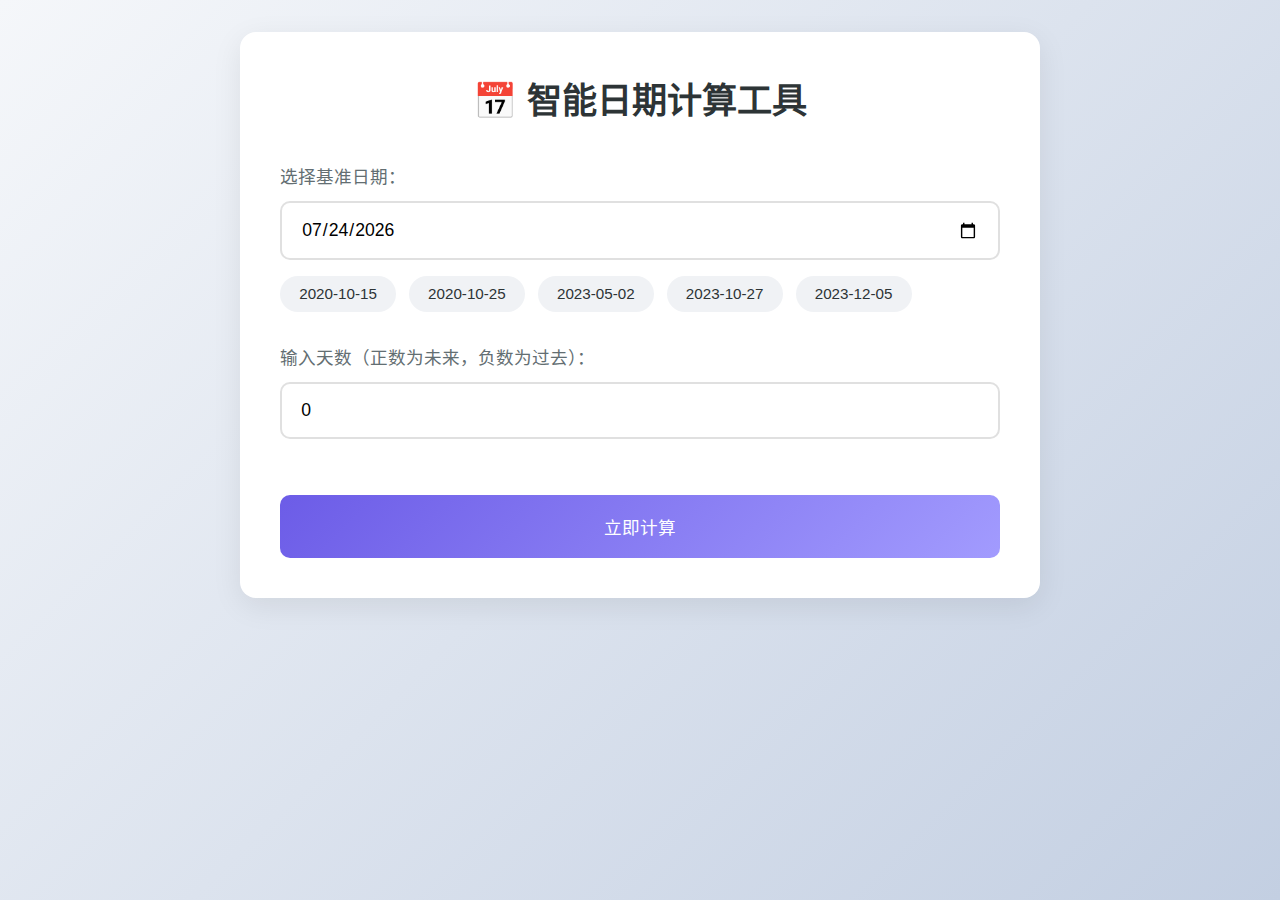
<file: caculate_date_index.html>
<!DOCTYPE html>
<html lang="zh-CN">

<head>
    <meta charset="UTF-8">
    <meta name="viewport" content="width=device-width, initial-scale=1.0">
    <title>计算日期</title>
    <style>
        * {
            margin: 0;
            padding: 0;
            box-sizing: border-box;
            font-family: 'Segoe UI', Roboto, sans-serif;
        }

        body {
            min-height: 100vh;
            background: linear-gradient(135deg, #f5f7fa 0%, #c3cfe2 100%);
            padding: 2rem 1rem;
        }

        .container {
            max-width: 800px;
            margin: 0 auto;
            background: white;
            border-radius: 16px;
            box-shadow: 0 8px 30px rgba(0, 0, 0, 0.08);
            padding: 2.5rem;
        }

        h1 {
            color: #2d3436;
            text-align: center;
            margin-bottom: 2.5rem;
            font-weight: 600;
            font-size: 2.2rem;
        }

        .input-group {
            margin-bottom: 2rem;
        }

        label {
            display: block;
            color: #636e72;
            margin-bottom: 0.8rem;
            font-size: 1.1rem;
            font-weight: 500;
        }

        .date-picker {
            position: relative;
            margin-bottom: 1.5rem;
        }

        input[type="date"],
        input[type="number"] {
            width: 100%;
            padding: 1rem 1.2rem;
            border: 2px solid #e0e0e0;
            border-radius: 10px;
            font-size: 1.1rem;
            transition: all 0.3s ease;
        }

        input[type="date"]:focus,
        input[type="number"]:focus {
            outline: none;
            border-color: #a29bfe;
            box-shadow: 0 0 0 3px rgba(162, 155, 254, 0.15);
        }

        .date-tags {
            display: flex;
            flex-wrap: wrap;
            gap: 0.8rem;
            margin-top: 1rem;
        }

        .date-tag {
            padding: 0.6rem 1.2rem;
            background: #f0f2f5;
            border-radius: 20px;
            color: #2d3436;
            font-size: 0.95rem;
            cursor: pointer;
            transition: all 0.2s ease;
            user-select: none;
        }

        .date-tag:hover {
            background: #a29bfe;
            color: white;
            transform: translateY(-1px);
            box-shadow: 0 2px 8px rgba(162, 155, 254, 0.2);
        }

        .calculate-btn {
            width: 100%;
            padding: 1.2rem;
            background: linear-gradient(135deg, #6c5ce7 0%, #a29bfe 100%);
            color: white;
            border: none;
            border-radius: 10px;
            font-size: 1.1rem;
            font-weight: 500;
            cursor: pointer;
            transition: all 0.3s ease;
            margin-top: 1.5rem;
        }

        .calculate-btn:hover {
            transform: translateY(-2px);
            box-shadow: 0 6px 20px rgba(108, 92, 231, 0.25);
        }

        .result-card {
            margin-top: 2.5rem;
            padding: 2rem;
            background: #f8f9fa;
            border-radius: 16px;
            box-shadow: inset 0 2px 4px rgba(0, 0, 0, 0.03);
        }

        .result-item {
            margin-bottom: 1.2rem;
            font-size: 1.1rem;
            color: #2d3436;
        }

        .result-item:last-child {
            margin-bottom: 0;
        }

        .highlight {
            color: #6c5ce7;
            font-weight: 600;
            font-size: 1.2rem;
        }

        @media (max-width: 600px) {
            .container {
                padding: 1.5rem;
            }

            h1 {
                font-size: 1.8rem;
            }
        }
    </style>
</head>

<body>
    <div class="container">
        <h1>📅 智能日期计算工具</h1>

        <div class="input-group">
            <label for="baseDate">选择基准日期：</label>
            <div class="date-picker">
                <input type="date" id="baseDate" value="">
                <div class="date-tags" id="dateTags"></div>
            </div>
        </div>

        <div class="input-group">
            <label for="daysLater">输入天数（正数为未来，负数为过去）：</label>
            <input type="number" id="daysLater" placeholder="例如：30 或 -15" value="0">
        </div>

        <button class="calculate-btn" onclick="calculate()">立即计算</button>

        <div class="result-card" id="resultCard" style="display: none;">
            <div class="result-item">
                基准日期：<span class="highlight" id="baseDateDisplay"></span>
            </div>
            <div class="result-item">
                计算后日期：<span class="highlight" id="targetDateDisplay"></span>
            </div>
            <div class="result-item">
                距离今天：<span class="highlight" id="daysDiffDisplay"></span>
            </div>
        </div>
    </div>

    <script>
        // 预设日期列表
        const presetDates = [
            '2020-10-15',
            '2020-10-25',
            '2023-05-02',
            '2023-10-27',
            '2023-12-05'
        ];

        // 初始化页面时设置默认日期为今天
        window.onload = function () {
            const today = new Date().toISOString().split('T')[0];
            document.getElementById('baseDate').value = today;
            renderDateTags();
        };

        // 渲染预设日期标签
        function renderDateTags() {
            const container = document.getElementById('dateTags');
            presetDates.forEach(date => {
                const tag = document.createElement('div');
                tag.className = 'date-tag';
                tag.textContent = date;
                tag.onclick = () => {
                    document.getElementById('baseDate').value = date;
                };
                container.appendChild(tag);
            });
        }

        // 核心计算函数
        function calculate() {
            const baseDateInput = document.getElementById('baseDate').value;
            const daysLaterInput = parseInt(document.getElementById('daysLater').value);

            if (!baseDateInput || isNaN(daysLaterInput)) {
                alert('请输入有效的日期和天数！');
                return;
            }

            const baseDate = new Date(baseDateInput);
            const today = new Date();
            today.setHours(0, 0, 0, 0); // 重置时间部分确保计算准确

            // 计算目标日期
            const targetDate = new Date(baseDate);
            targetDate.setDate(baseDate.getDate() + daysLaterInput);

            // 计算距离今天的天数差
            const timeDiff = today.getTime() - baseDate.getTime();
            const daysDiff = Math.ceil(timeDiff / (1000 * 3600 * 24));

            // 显示结果
            document.getElementById('baseDateDisplay').textContent = baseDate.toLocaleDateString('zh-CN');
            document.getElementById('targetDateDisplay').textContent = targetDate.toLocaleDateString('zh-CN');
            document.getElementById('daysDiffDisplay').textContent =
                `${daysDiff > 0 ? '已经过去' : daysDiff < 0 ? '还有' : '就是'}${Math.abs(daysDiff)}天`;

            document.getElementById('resultCard').style.display = 'block';
        }
    </script>
</body>

</html>
</file>
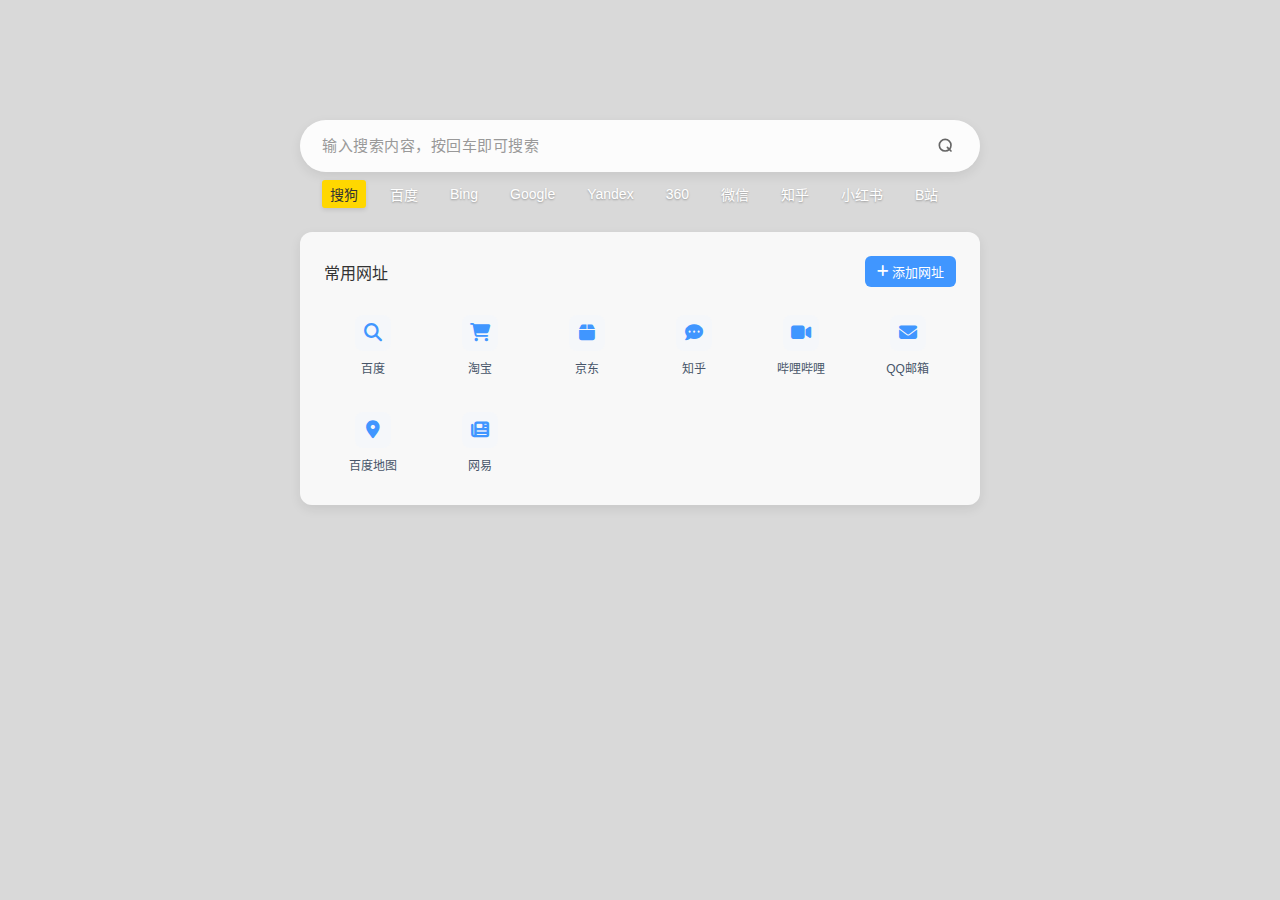
<file: search_index.html>
<!DOCTYPE html>
<html lang="zh-CN">

<head>
    <meta charset="UTF-8">
    <meta name="viewport" content="width=device-width, initial-scale=1.0">
    <title>start_soso</title>
    <link rel="icon" href="https://cdn-icons-png.flaticon.com/16/599/599305.png" type="image/png">
    <link rel="stylesheet" href="https://cdn.bootcdn.net/ajax/libs/font-awesome/6.4.0/css/all.min.css">
    <link rel="stylesheet" href="./search_index.css">
    <style>
        body {
            background: url("https://picsum.photos/1920/1080") no-repeat center center fixed;
            background-size: cover;
            min-height: 100vh;
            display: flex;
            flex-direction: column;
            align-items: center;
            padding-top: 120px;
            position: relative;
        }
    </style>
</head>

<body>
    

    <!-- <div class="nav">
        <div class="nav-item active">搜索</div>
        <div class="nav-item">影视</div>
        <div class="nav-item">音频</div>
        <div class="nav-item">社区</div>
        <div class="nav-item">购物</div>
        <div class="nav-item">生活</div>
    </div> -->

    <div class="search-container">
        <input type="text" id="search-input" placeholder="输入搜索内容，按回车即可搜索">
        <button id="search-btn"></button>
        <div class="engine-select">
            <div class="engine-item active" data-engine="sogou">搜狗</div>
            <div class="engine-item" data-engine="baidu">百度</div>
            <div class="engine-item" data-engine="bing">Bing</div>
            <div class="engine-item" data-engine="google">Google</div>
            <div class="engine-item" data-engine="yandex">Yandex</div>
            <div class="engine-item" data-engine="360">360</div>
            <div class="engine-item" data-engine="weixin">微信</div>
            <div class="engine-item" data-engine="zhihu">知乎</div>
            <div class="engine-item" data-engine="xiaohongshu">小红书</div>
            <div class="engine-item" data-engine="bilibili">B站</div>
        </div>
    </div>

    <div class="common-sites">
        <div class="sites-header">
            <div class="sites-title">常用网址</div>
            <button class="add-site-btn">
                <i class="fas fa-plus"></i>
                <span>添加网址</span>
            </button>
        </div>
        <div class="sites-list" id="sitesList"></div>
        <div class="sites-empty" id="sitesEmpty">
            <i class="fas fa-link"></i>
            <p>暂无常用网址，点击添加按钮开始添加吧</p>
        </div>
    </div>

    <div class="modal-mask" id="siteModal">
        <div class="modal-box">
            <div class="modal-header">
                <span>添加常用网址</span>
                <button class="modal-close" id="modalClose">×</button>
            </div>
            <form class="modal-form" id="siteForm">
                <label for="siteName">网站名称</label>
                <input type="text" id="siteName" placeholder="例如：百度" required>
                <label for="siteLink">网站链接</label>
                <input type="url" id="siteLink" placeholder="https://www.baidu.com" required>
            </form>
            <div class="modal-btns">
                <button class="modal-cancel" id="modalCancel">取消</button>
                <button class="modal-confirm" id="modalConfirm">确认添加</button>
            </div>
        </div>
    </div>

    <script src="./search_index.js"></script>
</body>

</html>
</file>
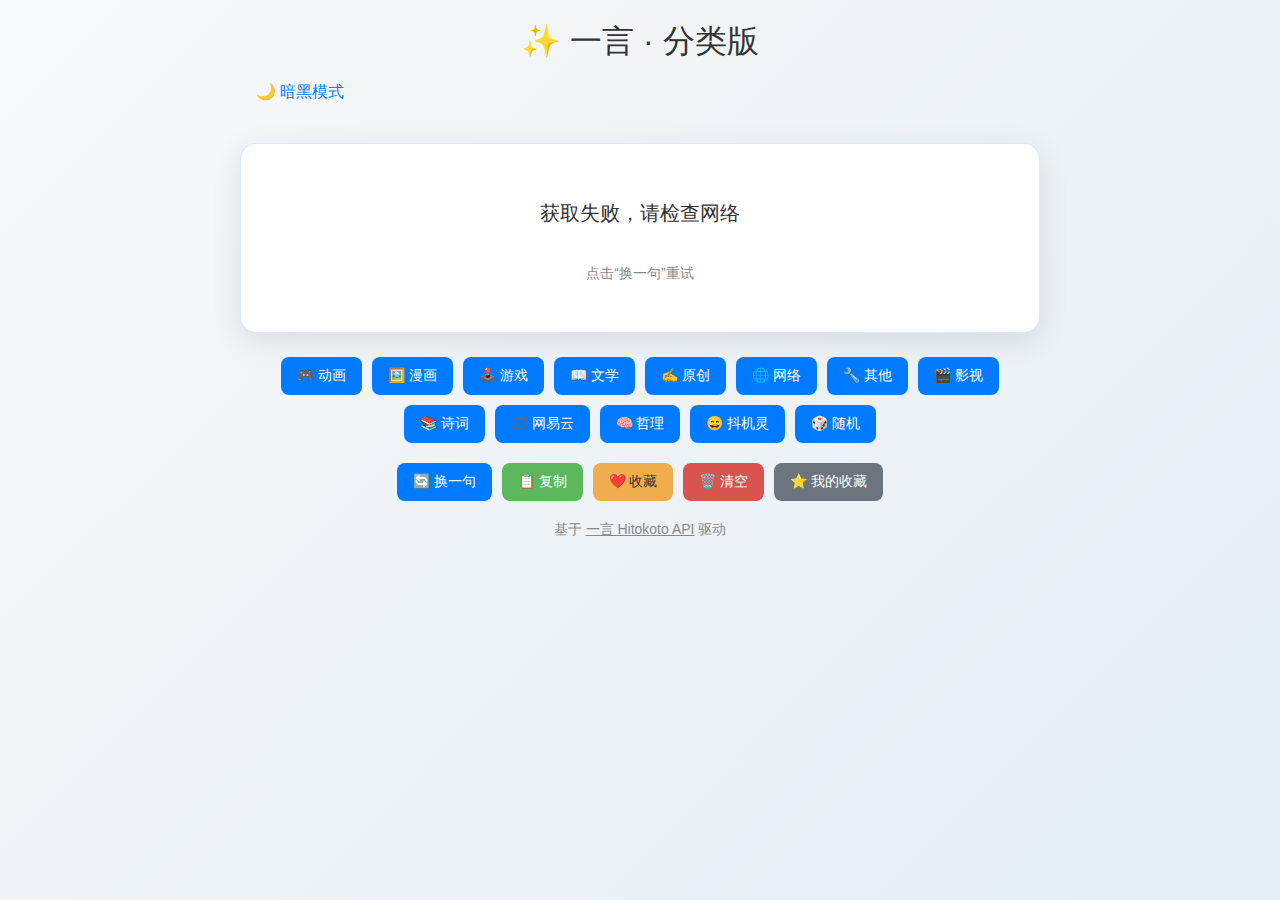
<file: yiyan_index.html>
<!DOCTYPE html>
<html lang="zh" data-theme="light">

<head>
    <meta charset="UTF-8" />
    <meta name="viewport" content="width=device-width, initial-scale=1.0" />
    <title>✨ 一言 · 分类版</title>
    <style>
        :root {
            --bg: #f8f9fa;
            --card-bg: white;
            --text: #333;
            --border: #4a90e2;
            --accent: #007bff;
            --success: #5cb85c;
            --danger: #d9534f;
            --warning: #f0ad4e;
            --shadow: rgba(0, 0, 0, 0.1);
            --radius: 16px;
            --transition: all 0.3s ease;
            --font: "Segoe UI", "Microsoft YaHei", sans-serif;
        }

        [data-theme="dark"] {
            --bg: #1a1a1a;
            --card-bg: #252525;
            --text: #e0e0e0;
            --border: #5caeff;
            --accent: #5caeff;
            --success: #5cb85c;
            --danger: #e74c3c;
            --warning: #e0a500;
            --shadow: rgba(0, 0, 0, 0.3);
        }

        * {
            box-sizing: border-box;
            transition: var(--transition);
        }

        body {
            font-family: var(--font);
            background-color: var(--bg);
            color: var(--text);
            margin: 0;
            padding: 20px;
            min-height: 100vh;
            background: linear-gradient(135deg, var(--bg) 0%, #e4edf5 100%);
        }

        .container {
            max-width: 800px;
            margin: 0 auto;
        }

        header {
            text-align: center;
            margin-bottom: 30px;
        }

        h1 {
            font-size: 32px;
            margin: 0 0 8px;
            font-weight: 500;
        }

        .theme-toggle {
            background: none;
            border: none;
            font-size: 16px;
            cursor: pointer;
            color: var(--accent);
        }

        /* 语录卡片 */
        .quote-card {
            background-color: var(--card-bg);
            border-radius: var(--radius);
            padding: 32px;
            margin-bottom: 24px;
            box-shadow: 0 8px 30px var(--shadow);
            text-align: center;
            color: var(--text);
            line-height: 1.7;
            min-height: 180px;
            display: flex;
            flex-direction: column;
            justify-content: center;
            border: 1px solid rgba(74, 144, 226, 0.2);
        }

        .quote-content {
            font-size: 20px;
            font-weight: 500;
        }

        .quote-source {
            font-size: 14px;
            color: #888;
            margin-top: 12px;
        }

        [data-theme="dark"] .quote-source {
            color: #aaa;
        }

        /* 分类按钮组 */
        .buttons {
            display: flex;
            flex-wrap: wrap;
            gap: 10px;
            justify-content: center;
            margin-bottom: 20px;
        }

        button {
            padding: 10px 16px;
            font-size: 14px;
            border: none;
            border-radius: 8px;
            cursor: pointer;
            display: flex;
            align-items: center;
            gap: 6px;
            font-family: var(--font);
        }

        button[data-cat] {
            background-color: var(--accent);
            color: white;
        }

        button:hover {
            transform: translateY(-2px);
            filter: brightness(1.1);
        }

        button:active {
            transform: translateY(0);
        }

        /* 操作按钮 */
        .actions {
            display: flex;
            flex-wrap: wrap;
            gap: 10px;
            justify-content: center;
            margin-bottom: 20px;
        }

        button#refresh {
            background-color: var(--accent);
            color: white;
        }

        button#copy {
            background-color: var(--success);
            color: white;
        }

        button#save {
            background-color: var(--warning);
            color: #333;
        }

        button#clear {
            background-color: var(--danger);
            color: white;
        }

        button#toggle-favorites {
            background-color: #6c757d;
            color: white;
        }

        /* 收藏面板 */
        .favorites-panel {
            background-color: var(--card-bg);
            border-radius: var(--radius);
            padding: 16px;
            box-shadow: 0 4px 15px var(--shadow);
            max-height: 300px;
            overflow-y: auto;
            display: none;
            border: 1px solid rgba(74, 144, 226, 0.2);
        }

        .favorites-panel h3 {
            margin: 0 0 12px;
            font-size: 18px;
            color: var(--accent);
        }

        .favorite-item {
            padding: 10px;
            margin-bottom: 8px;
            background: rgba(74, 144, 226, 0.1);
            border-radius: 6px;
            font-size: 15px;
            border-left: 3px solid var(--accent);
        }

        .empty {
            color: #aaa;
            font-style: italic;
            text-align: center;
        }

        .tip {
            text-align: center;
            font-size: 14px;
            color: #888;
            margin-top: 20px;
        }
    </style>
</head>

<body>

    <div class="container">
        <header>
            <h1>✨ 一言 · 分类版</h1>
            <button class="theme-toggle" id="themeToggle">🌙 暗黑模式</button>
        </header>

        <!-- 语录展示 -->
        <div class="quote-card">
            <p class="quote-content" id="quote">点击下方分类，获取一句打动人心的话……</p>
            <p class="quote-source" id="source"></p>
        </div>

        <!-- 分类按钮 -->
        <div class="buttons">
            <button data-cat="a">🎮 动画</button>
            <button data-cat="b">🖼️ 漫画</button>
            <button data-cat="c">🕹️ 游戏</button>
            <button data-cat="d">📖 文学</button>
            <button data-cat="e">✍️ 原创</button>
            <button data-cat="f">🌐 网络</button>
            <button data-cat="g">🔧 其他</button>
            <button data-cat="h">🎬 影视</button>
            <button data-cat="i">📚 诗词</button>
            <button data-cat="j">🎵 网易云</button>
            <button data-cat="k">🧠 哲理</button>
            <button data-cat="l">😄 抖机灵</button>
            <button data-cat="all">🎲 随机</button>
        </div>

        <!-- 操作按钮 -->
        <div class="actions">
            <button id="refresh">🔄 换一句</button>
            <button id="copy">📋 复制</button>
            <button id="save">❤️ 收藏</button>
            <button id="clear">🗑️ 清空</button>
            <button id="toggle-favorites">⭐ 我的收藏</button>
        </div>

        <!-- 收藏面板 -->
        <div class="favorites-panel" id="favoritesPanel">
            <h3>我的收藏 ❤️</h3>
            <div id="favoritesList">
                <p class="empty">还没有收藏哦～</p>
            </div>
        </div>

        <p class="tip">
            基于 <a href="https://developer.hitokoto.cn" target="_blank" style="color:inherit">一言 Hitokoto API</a> 驱动
        </p>
    </div>

    <script>
        const quoteEl = document.getElementById('quote');
        const sourceEl = document.getElementById('source');
        const favoritesList = document.getElementById('favoritesList');
        const favoritesPanel = document.getElementById('favoritesPanel');
        let currentCat = 'i'; // 默认诗词
        let currentText = '';
        let favorites = JSON.parse(localStorage.getItem('quotes-favorites')) || [];
        const themeToggle = document.getElementById('themeToggle');

        // 类型名称映射
        const typeNames = {
            a: '动画', b: '漫画', c: '游戏', d: '文学', e: '原创',
            f: '网络', g: '其他', h: '影视', i: '诗词', j: '网易云', k: '哲理', l: '抖机灵'
        };

        // 获取一条语录
        async function fetchQuote(cat) {
            quoteEl.textContent = '加载中...';
            sourceEl.textContent = '';
            try {
                let url;
                if (cat === 'all') {
                    const cats = 'abcdefghijkl';
                    const randomCat = cats[Math.floor(Math.random() * cats.length)];
                    url = `https://v1.hitokoto.cn?c=${randomCat}`;
                } else {
                    url = `https://v1.hitokoto.cn?c=${cat}`;
                }

                const res = await fetch(url);
                const data = await res.json();
                const typeName = typeNames[data.type] || '未知';
                const text = `${data.hitokoto} —— ${data.from || '未知来源'}`;

                quoteEl.innerHTML = `<strong>${data.hitokoto}</strong>`;
                sourceEl.textContent = `—— ${data.from || '未知来源'} [${typeName}]`;
                currentText = text;
                currentCat = cat;
            } catch (err) {
                quoteEl.textContent = '获取失败，请检查网络';
                sourceEl.textContent = '点击“换一句”重试';
                console.error('API Error:', err);
            }
        }

        // 收藏
        document.getElementById('save').addEventListener('click', function () {
            if (!currentText) return alert('还没有内容可以收藏');
            if (favorites.includes(currentText)) {
                return alert('这句已经收藏过了！');
            }
            favorites.push(currentText);
            localStorage.setItem('quotes-favorites', JSON.stringify(favorites));
            renderFavorites();
            this.textContent = '✅ 已收藏！';
            setTimeout(() => { this.textContent = '❤️ 收藏'; }, 1500);
        });

        // 渲染收藏
        function renderFavorites() {
            if (favorites.length === 0) {
                favoritesList.innerHTML = '<p class="empty">还没有收藏哦～</p>';
                return;
            }
            favoritesList.innerHTML = '';
            favorites.forEach(item => {
                const div = document.createElement('div');
                div.className = 'favorite-item';
                div.innerText = item;
                favoritesList.appendChild(div);
            });
        }

        // 切换收藏面板
        document.getElementById('toggle-favorites').addEventListener('click', () => {
            const isHidden = favoritesPanel.style.display === 'none';
            favoritesPanel.style.display = isHidden ? 'block' : 'none';
            this.textContent = isHidden ? '❌ 收起收藏' : '⭐ 我的收藏';
        });

        // 复制
        document.getElementById('copy').addEventListener('click', function () {
            if (!currentText) return alert('没有内容可复制');
            navigator.clipboard?.writeText(currentText)
                .then(() => {
                    this.textContent = '✅ 已复制！';
                    setTimeout(() => { this.textContent = '📋 复制'; }, 1500);
                })
                .catch(() => {
                    prompt('复制成功！请手动复制：', currentText);
                });
        });

        // 清空
        document.getElementById('clear').addEventListener('click', () => {
            quoteEl.textContent = '已清空';
            sourceEl.textContent = '';
            currentText = '';
        });

        // 换一句（当前分类）
        document.getElementById('refresh').addEventListener('click', () => {
            fetchQuote(currentCat);
        });

        // 绑定分类按钮
        document.querySelectorAll('button[data-cat]').forEach(btn => {
            btn.addEventListener('click', () => {
                const cat = btn.getAttribute('data-cat');
                fetchQuote(cat);
            });
        });

        // 主题切换
        themeToggle.addEventListener('click', () => {
            const isDark = document.documentElement.getAttribute('data-theme') === 'dark';
            document.documentElement.setAttribute('data-theme', isDark ? 'light' : 'dark');
            themeToggle.textContent = isDark ? '☀️ 白天模式' : '🌙 暗黑模式';
        });

        // 初始化
        renderFavorites();
        fetchQuote('i'); // 默认加载诗词
    </script>
</body>

</html>
</file>
<file: draggable-icon.css>
:root {
    --bg-color: #0d94ff;
    --bg-hover-color: #6bb9f8;
    --list-left: 100px;
    --list-top: 160px;
}

/* 🔵 可拖拽图标样式 */
.draggable-icon {
    position: absolute;
    top: var(--list-top);
    left: var(--list-left);
    /* 绝对定位，允许自由移动 */
    width: 48px;
    height: 48px;
    /* background: var(--bg-color); */
    /* 图标配色 */
    color: #fff;
    display: flex;
    justify-content: center;
    align-items: center;
    cursor: pointer;
    /* 鼠标悬浮为「移动」光标 */
    user-select: none;
    /* 拖拽时禁止选中文字 */
    border-radius: 8px;
}

/* 🔵 网站列表样式（默认隐藏，跟随图标下方） */
.site-list {
    color: #fff;
    list-style: none;
    margin: 0;
    padding: 0;
    background: var(--bg-color);
    position: absolute;
    top: calc(var(--list-top) + 48px);
    /* 图标底部对齐 */
    left: var(--list-left);
    /* 初始与图标同左 */
    width: 200px;
    display: none;
    padding: 0.5rem 0;
    border-radius: 8px;
    border: 1px solid #0d94ff;
}

.site-list li {
    padding: 0.5rem 1rem;
    cursor: pointer;
}

.site-list a {
    color: #fff;
    text-decoration: none;
    display: block;
}

.site-list li:hover {
    background: var(--bg-hover-color);
}

.site-list.show {
    display: block;
    /* JS 控制显示 */
}

/* 🔵 主体内容（防止被图标/列表遮挡） */
.content {
    margin-top: 60px;
    /* 预留图标+列表高度 */
    padding: 1rem;
}
</file>
<file: search_index.css>
* {
    margin: 0;
    padding: 0;
    box-sizing: border-box;
    font-family: "PingFang SC", "Microsoft Yahei", sans-serif;
}

body::before {
    content: "";
    position: absolute;
    top: 0;
    left: 0;
    width: 100%;
    height: 100%;
    background: rgba(0, 0, 0, 0.15);
    z-index: -1;
}

.nav {
    margin-bottom: 18px;
    display: flex;
    gap: 28px;
    color: #fff;
    font-size: 17px;
    text-shadow: 0 1px 3px rgba(0, 0, 0, 0.3);
}

.nav-item {
    cursor: pointer;
    padding: 6px 0;
    position: relative;
}

.nav-item.active::after {
    content: "";
    position: absolute;
    bottom: 0;
    left: 50%;
    transform: translateX(-50%);
    width: 100%;
    height: 2px;
    background: #ffd700;
}

.search-container {
    position: relative;
    width: 680px;
    max-width: 92%;
    margin-bottom: 60px;
}

#search-input {
    width: 100%;
    height: 52px;
    padding: 0 55px 0 22px;
    border: none;
    border-radius: 26px;
    font-size: 16px;
    outline: none;
    background: rgba(255, 255, 255, 0.92);
    box-shadow: 0 4px 12px rgba(0, 0, 0, 0.08);
    letter-spacing: 0.5px;
}

#search-input::placeholder {
    color: #999;
    font-size: 15px;
}

#search-btn {
    position: absolute;
    right: 18px;
    top: 50%;
    transform: translateY(-50%);
    width: 32px;
    height: 32px;
    border: none;
    background: url("data:image/svg+xml;charset=utf-8,%3Csvg xmlns='http://www.w3.org/2000/svg' width='24' height='24' viewBox='0 0 24 24' fill='none' stroke='%23666' stroke-width='2' stroke-linecap='round' stroke-linejoin='round'%3E%3Ccircle cx='11' cy='11' r='7'%3E%3C/circle%3E%3Cline x1='18' y1='18' x2='13.65' y2='13.65'%3E%3C/line%3E%3C/svg%3E") no-repeat center;
    cursor: pointer;
    background-size: 20px;
    transition: all 0.2s;
}

#search-btn:hover {
    background-size: 22px;
    opacity: 0.9;
}

.engine-select {
    position: absolute;
    left: 22px;
    bottom: -8px;
    transform: translateY(100%);
    display: flex;
    gap: 16px;
    align-items: center;
}

.engine-item {
    font-size: 14px;
    color: #fff;
    text-shadow: 0 1px 2px rgba(0, 0, 0, 0.3);
    cursor: pointer;
    padding: 4px 8px;
    border-radius: 3px;
    transition: all 0.2s ease;
    -webkit-font-smoothing: antialiased;
}

.engine-item:hover {
    background: rgba(255, 255, 255, 0.18);
    transform: translateY(-1px);
}

.engine-item.active {
    background: #ffd700;
    color: #333;
    text-shadow: none;
    box-shadow: 0 2px 4px rgba(0, 0, 0, 0.1);
}

.common-sites {
    width: 680px;
    max-width: 92%;
    background: rgba(255, 255, 255, 0.8);
    border-radius: 12px;
    padding: 24px;
    box-shadow: 0 4px 12px rgba(0, 0, 0, 0.08);
    margin-bottom: 50px;
}

.sites-header {
    display: flex;
    justify-content: space-between;
    align-items: center;
    margin-bottom: 20px;
}

.sites-title {
    font-size: 16px;
    color: #333;
    font-weight: 500;
}

.add-site-btn {
    padding: 6px 12px;
    background: #4096ff;
    color: #fff;
    border: none;
    border-radius: 6px;
    font-size: 13px;
    cursor: pointer;
    transition: all 0.2s ease;
    display: flex;
    align-items: center;
    gap: 4px;
}

.add-site-btn:hover {
    background: #3385ff;
}

.sites-list {
    display: grid;
    grid-template-columns: repeat(6, 1fr);
    gap: 20px 10px;
}

.site-item {
    display: flex;
    flex-direction: column;
    align-items: center;
    cursor: grab;
    /* 拖拽光标 */
    padding: 8px 0;
    border-radius: 8px;
    transition: all 0.2s ease;
    position: relative;
    user-select: none;
    /* 禁止选中文本 */
}

.site-item:active {
    cursor: grabbing;
    /* 拖拽中光标 */
}

.site-item:hover {
    background: rgba(0, 0, 0, 0.03);
    transform: translateY(-1px);
}

.site-item.drag-over {
    background: rgba(64, 150, 255, 0.1);
    border: 1px dashed #4096ff;
}

.site-delete {
    position: absolute;
    top: -4px;
    right: 0;
    width: 16px;
    height: 16px;
    background: #ff4d4f;
    color: #fff;
    border-radius: 50%;
    display: flex;
    align-items: center;
    justify-content: center;
    font-size: 10px;
    cursor: pointer;
    opacity: 0;
    transition: all 0.2s ease;
    z-index: 10;
}

.site-item:hover .site-delete {
    opacity: 1;
    transform: translateY(0);
}

.site-icon {
    width: 36px;
    height: 36px;
    border-radius: 8px;
    background: #f5f7fa;
    display: flex;
    align-items: center;
    justify-content: center;
    margin-bottom: 8px;
    font-size: 18px;
    color: #4096ff;
}

.site-name {
    font-size: 12px;
    color: #475569;
    white-space: nowrap;
    text-align: center;
}

.sites-empty {
    padding: 40px 0;
    text-align: center;
    color: #999;
    font-size: 14px;
    display: none;
}

.sites-empty i {
    font-size: 32px;
    margin-bottom: 8px;
    display: block;
}

.modal-mask {
    position: fixed;
    top: 0;
    left: 0;
    width: 100%;
    height: 100%;
    background: rgba(0, 0, 0, 0.5);
    display: flex;
    align-items: center;
    justify-content: center;
    z-index: 100;
    opacity: 0;
    pointer-events: none;
    transition: all 0.2s ease;
}

.modal-mask.show {
    opacity: 1;
    pointer-events: auto;
}

.modal-box {
    width: 90%;
    max-width: 400px;
    background: #fff;
    border-radius: 12px;
    padding: 20px;
    transform: translateY(-20px);
    transition: all 0.2s ease;
}

.modal-mask.show .modal-box {
    transform: translateY(0);
}

.modal-header {
    display: flex;
    justify-content: space-between;
    align-items: center;
    margin-bottom: 16px;
    font-size: 16px;
    font-weight: 500;
    color: #333;
}

.modal-close {
    width: 24px;
    height: 24px;
    border: none;
    background: none;
    cursor: pointer;
    font-size: 18px;
    color: #999;
}

.modal-close:hover {
    color: #333;
}

.modal-form {
    display: flex;
    flex-direction: column;
    gap: 12px;
}

.modal-form label {
    font-size: 13px;
    color: #666;
}

.modal-form input {
    padding: 10px;
    border: 1px solid #e5e7eb;
    border-radius: 6px;
    font-size: 14px;
    outline: none;
}

.modal-form input:focus {
    border-color: #4096ff;
}

.modal-btns {
    display: flex;
    gap: 10px;
    justify-content: flex-end;
    margin-top: 16px;
}

.modal-cancel {
    padding: 8px 16px;
    border: 1px solid #e5e7eb;
    border-radius: 6px;
    background: #fff;
    font-size: 14px;
    cursor: pointer;
    transition: all 0.2s ease;
}

.modal-cancel:hover {
    background: #f5f7fa;
}

.modal-confirm {
    padding: 8px 16px;
    border: none;
    border-radius: 6px;
    background: #4096ff;
    color: #fff;
    font-size: 14px;
    cursor: pointer;
    transition: all 0.2s ease;
}

.modal-confirm:hover {
    background: #3385ff;
}

@media (max-width: 768px) {

    .search-container,
    .common-sites {
        width: 92%;
    }

    .nav {
        gap: 18px;
        font-size: 15px;
    }

    .engine-select {
        gap: 12px;
        flex-wrap: wrap;
        bottom: -12px;
    }

    .engine-item {
        font-size: 13px;
        padding: 3px 7px;
    }

    #search-input {
        height: 48px;
        font-size: 15px;
    }

    .sites-list {
        grid-template-columns: repeat(4, 1fr);
        gap: 15px 8px;
    }
}

@keyframes shake {

    0%,
    100% {
        transform: translateX(0);
    }

    20%,
    60% {
        transform: translateX(-3px);
    }

    40%,
    80% {
        transform: translateX(3px);
    }
}

.dropdown {
    position: relative;
    display: inline-block;
}

.icon-btn {
    background: none;
    border: none;
    font-size: 24px;
    cursor: pointer;
}

.dropdown-content {
    display: none;
    position: absolute;
    background: white;
    box-shadow: 0 2px 8px rgba(0, 0, 0, 0.2);
    min-width: 160px;
    z-index: 100;
}

.dropdown-content a {
    display: block;
    padding: 12px 16px;
    text-decoration: none;
    color: #333;
}

.dropdown-content a:hover {
    background: #f1f1f1;
}

.show {
    display: block;
}
</file>
